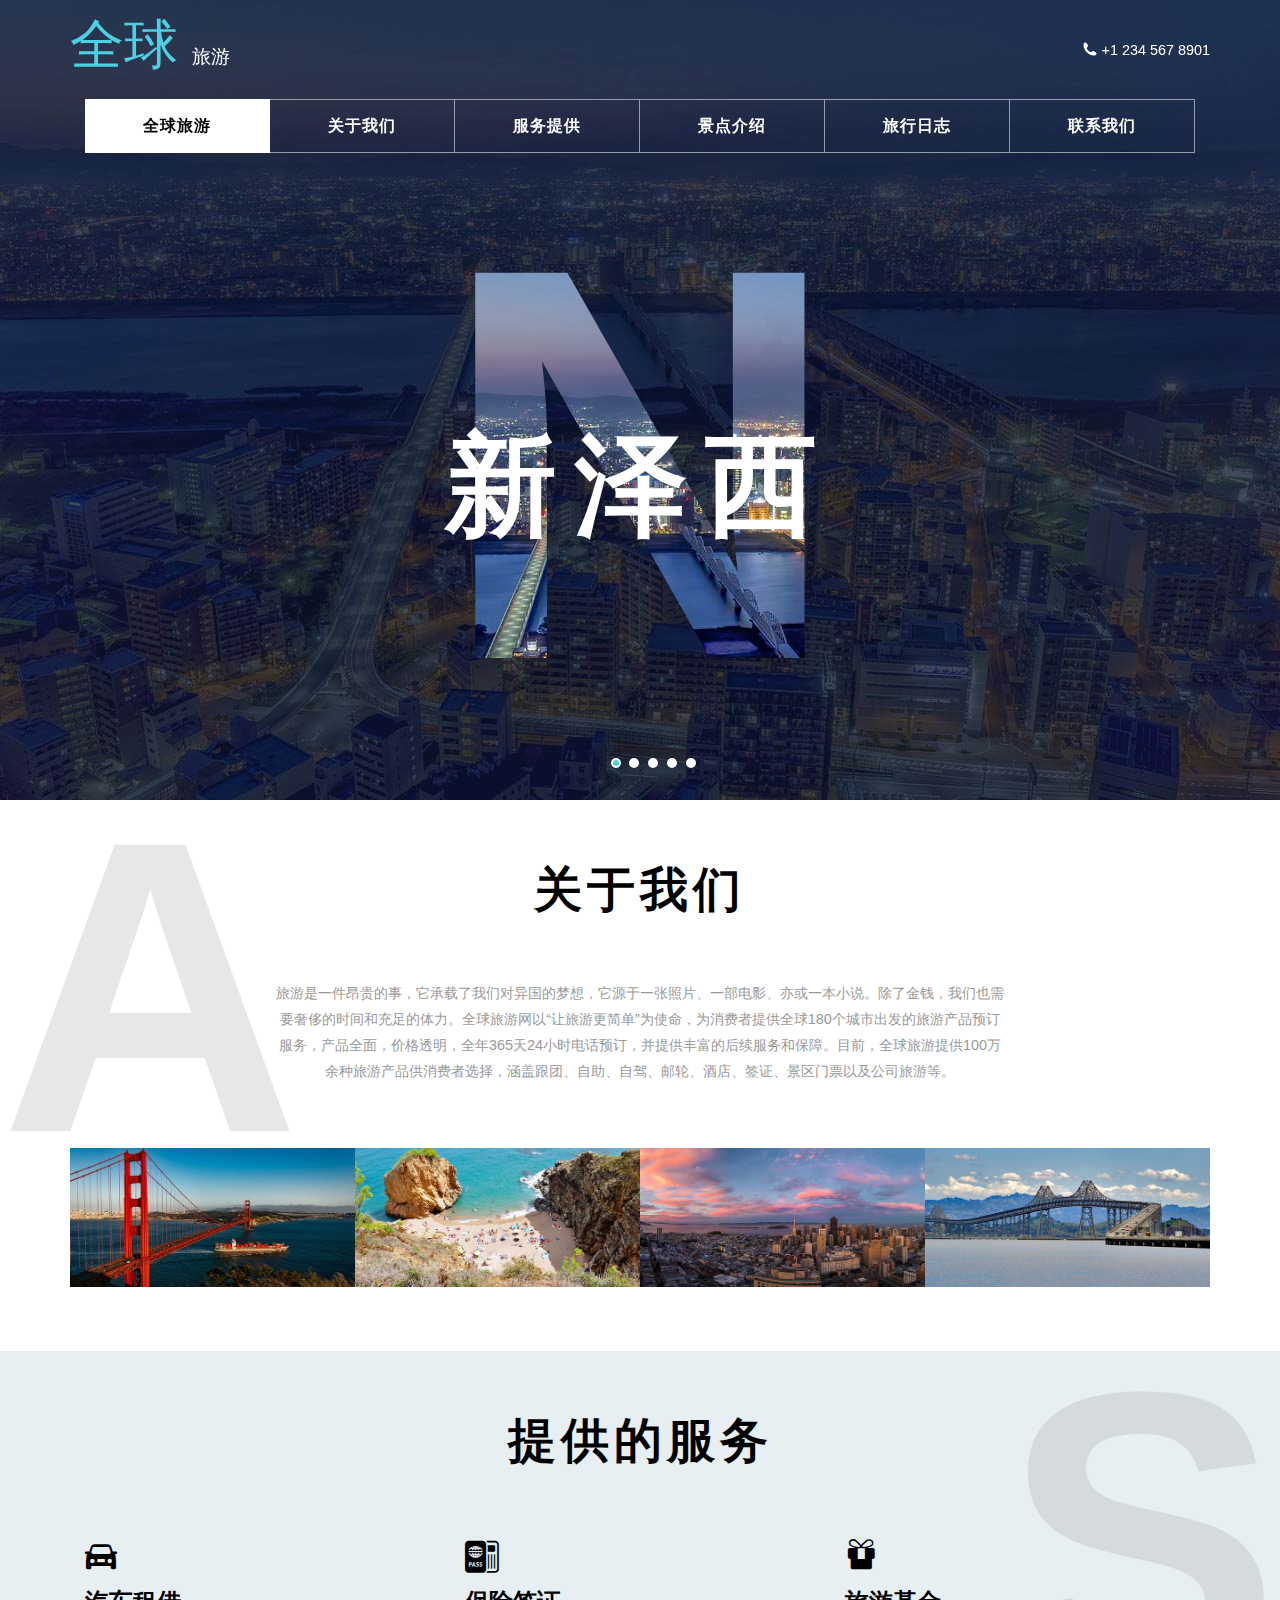
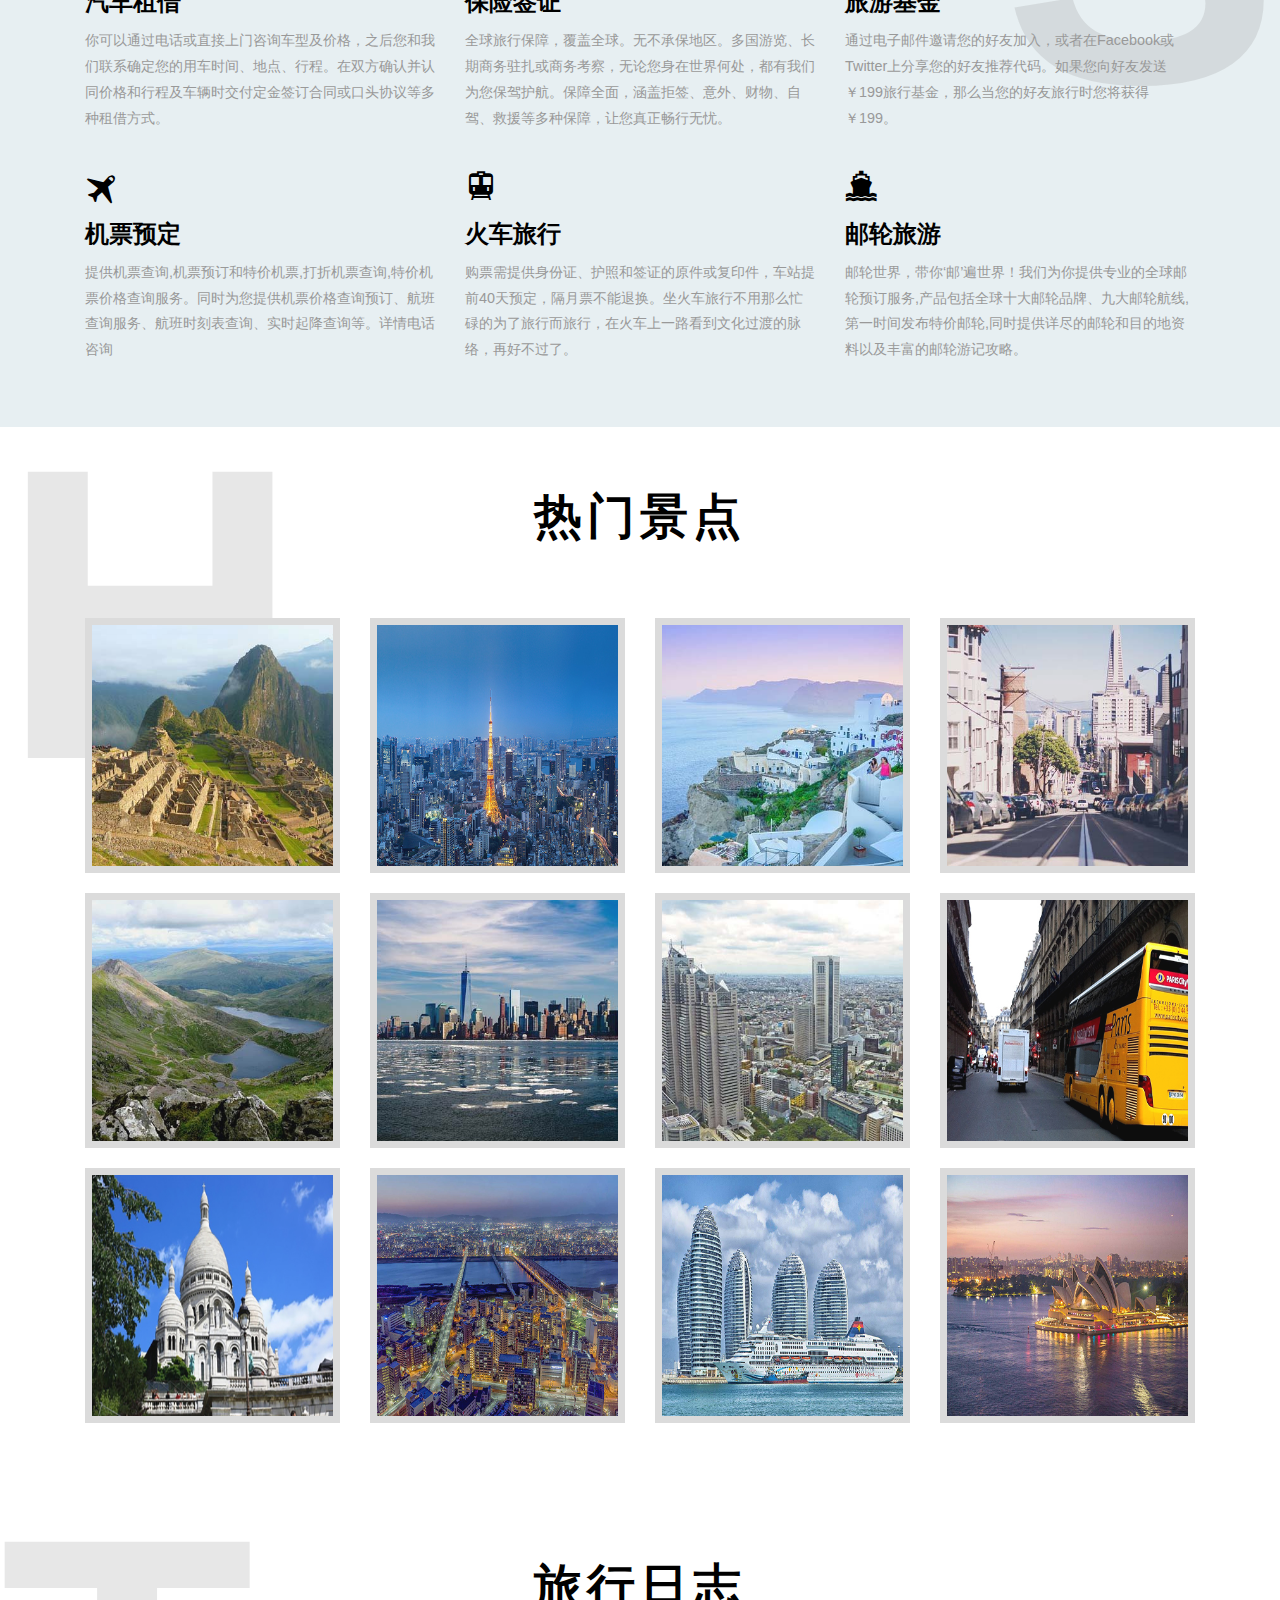
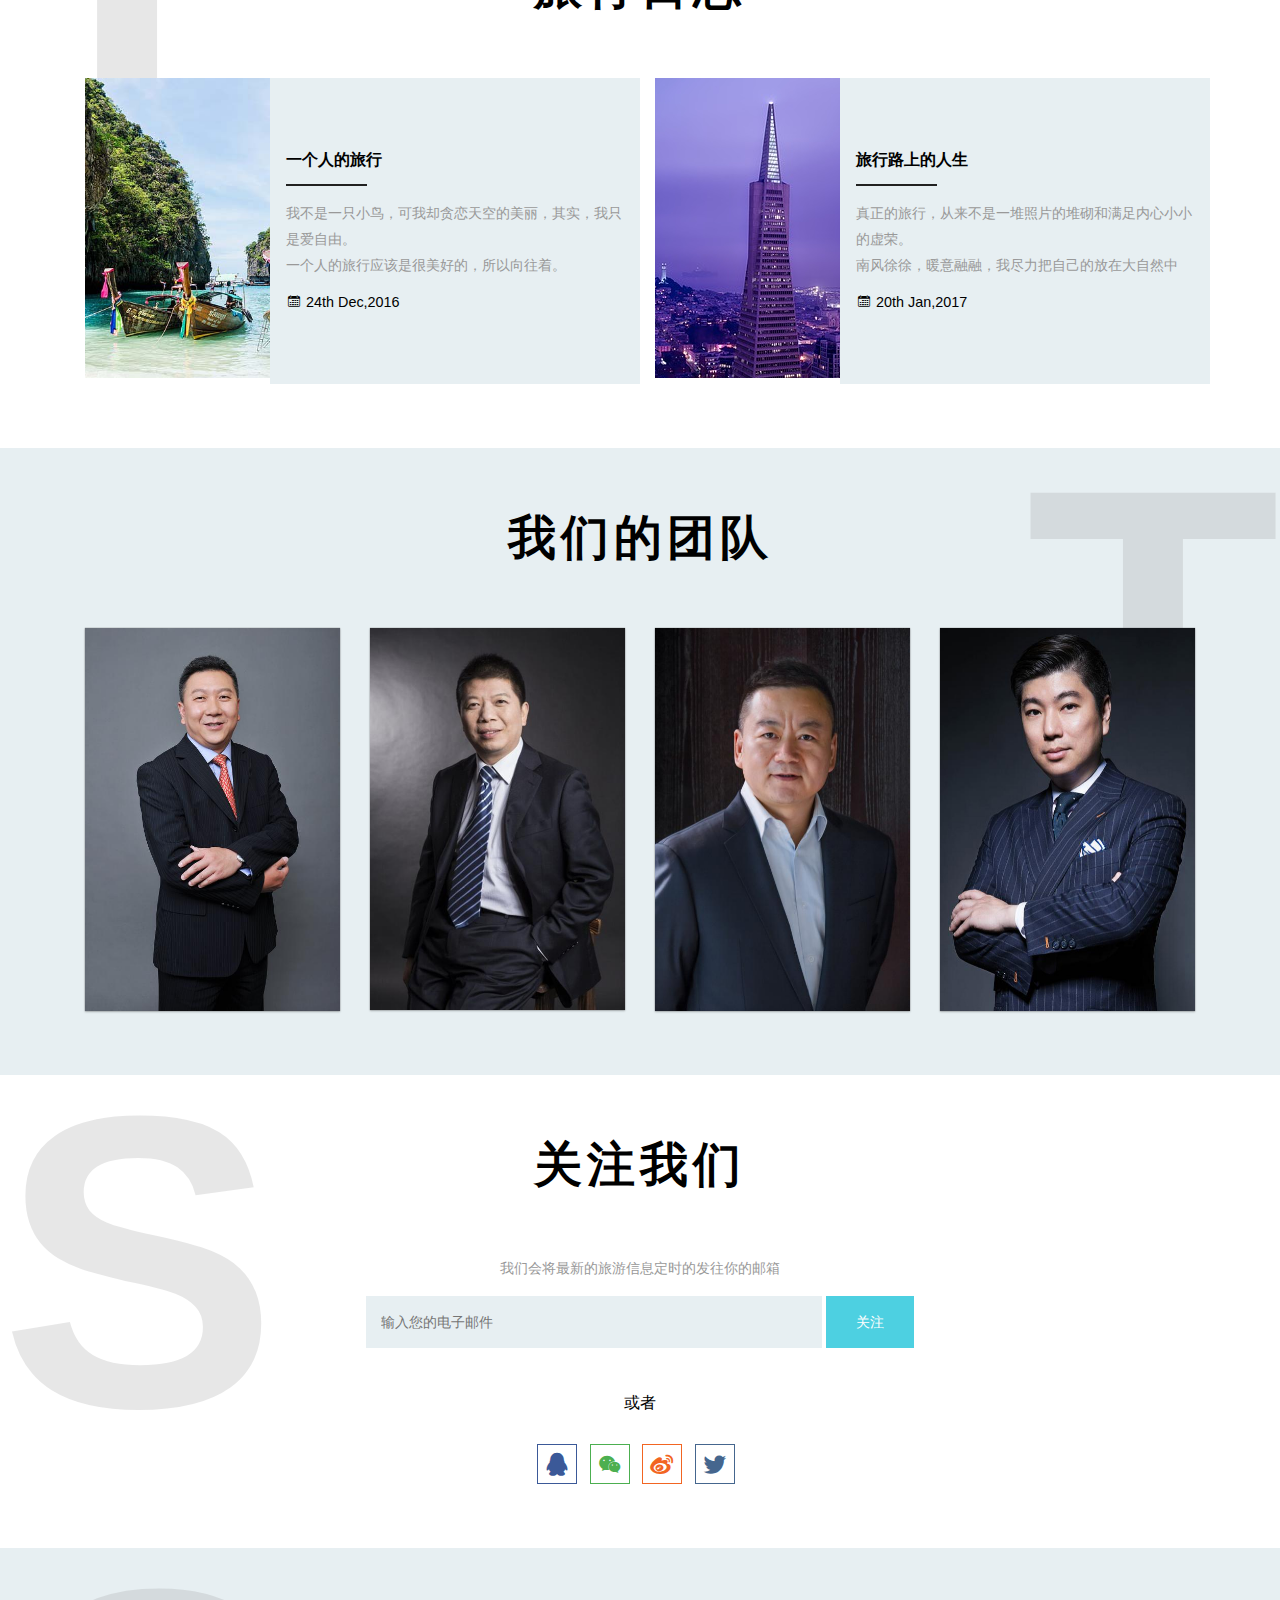
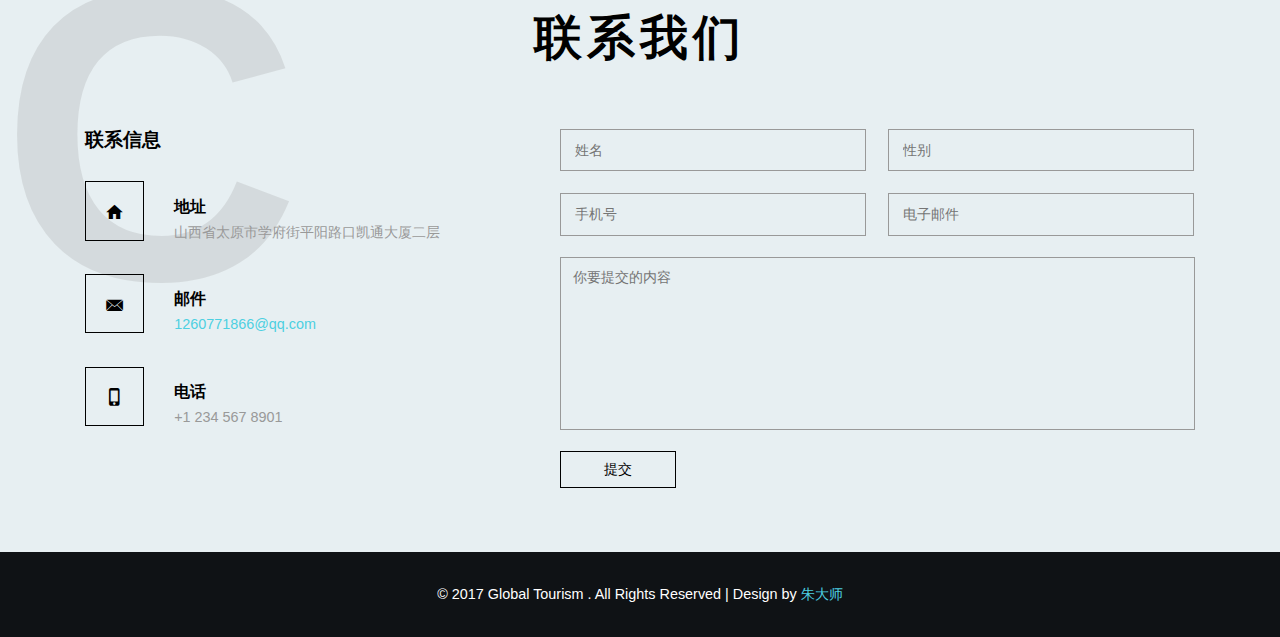
<file: travel/index.html>
<!DOCTYPE html>
<html lang="en">
<head>
<title>全球旅游</title>
<meta name="viewport" content="width=device-width, initial-scale=1">
<meta charset="utf-8">
<meta name="keywords" content="Global Tours Responsive web template, Bootstrap Web Templates, Flat Web Templates, Android Compatible web template, 
Smartphone Compatible web template, free webdesigns for Nokia, Samsung, LG, SonyEricsson, Motorola web design" />
<script type="application/x-javascript"> addEventListener("load", function() { setTimeout(hideURLbar, 0); }, false); function hideURLbar(){ window.scrollTo(0,1); } </script>
<!-- bootstrap-css -->
<link href="css/bootstrap.css" rel="stylesheet" type="text/css" media="all" />
<!-- css -->
<link rel="stylesheet" href="css/style.css" type="text/css" media="all" />
<!-- iconfont -->
<link rel="stylesheet" href="iconfont/iconfont.css">
<!-- gallery -->
<link rel="stylesheet" href="css/lightbox.css">
<script src="js/jquery-3.2.1.min.js"></script>
<script src="js/bootstrap.js"></script>
<script type="text/javascript">
	jQuery(document).ready(function($) {
		$(".scroll").click(function(event){		
			event.preventDefault();
			$('html,body').animate({scrollTop:$(this.hash).offset().top},1000);
		});
	});
</script> 
</head>
<body>
	<div class="banner-top">
		<div class="slider">
			<div class="callbacks_container">
				<ul class="rslides callbacks callbacks1" id="slider4">
					<li>
						<div class="w3layouts-banner-top">
							<div class="container">
								<div class="agileits-banner-info">
									<h3>N</h3>
									<h4>新泽西</h4>
								</div>	
							</div>
						</div>
					</li>
					<li>
						<div class="w3layouts-banner-top w3layouts-banner-top1">
							<div class="container">
								<div class="agileits-banner-info1">
									<h3>D</h3>
									<h4>迪拜</h4>
								</div>
							</div>
						</div>
					</li>
					<li>
						<div class="w3layouts-banner-top w3layouts-banner-top2">
							<div class="container">
								<div class="agileits-banner-info2">
									<h3>S</h3>
									<h4>新加坡</h4>
								</div>
							</div>
						</div>
					</li>
					<li>
						<div class="w3layouts-banner-top w3layouts-banner-top3">
							<div class="container">
								<div class="agileits-banner-info3">
									<h3>A</h3>
									<h4>澳大利亚</h4>
								</div>
							</div>
						</div>
					</li>
					<li>
						<div class="w3layouts-banner-top w3layouts-banner-top4">
							<div class="container">
								<div class="agileits-banner-info4">
									<h3>B</h3>
									<h4>百慕大群岛</h4>
								</div>
							</div>
						</div>
					</li>
				</ul>
			</div>
			<div class="clearfix"> </div>
			<script src="js/responsiveslides.min.js"></script>
			<script>
				$(function(){
					$("#slider4").responsiveSlides({
						auto: true,
						pager:true,
						nav:false,
						speed: 500,
						namespace: "callbacks",
						before: function () {
							$('.events').append("<li>before event fired.</li>");
						},
						after: function () {
							$('.events').append("<li>after event fired.</li>");
						}
					});
					
				});
			</script>
		</div>
	</div>
	<!-- banner 开始 -->
	<div class="banner">
		<div class="header">
			<div class="container">
				<div class="header-left">
					<div class="w3layouts-logo">
						<h1>
							<a href="index.html">全球 <span>旅游</span></a>
						</h1>
					</div>
				</div>
				<div class="header-right">
					<p><i class="iconfont icon-iconfontdianhua" aria-hidden="true"></i> +1 234 567 8901</p>
				</div>
				<div class="clearfix"> </div>
			</div>
		</div>
		<div class="header-bottom">
			<div class="container">
				<div class="top-nav">
						<nav class="navbar navbar-default">
								<div class="navbar-header">
									<button type="button" class="navbar-toggle collapsed" data-toggle="collapse" data-target="#bs-example-navbar-collapse-1">
										<span class="sr-only">Toggle navigation</span>
										<span class="icon-bar"></span>
										<span class="icon-bar"></span>
										<span class="icon-bar"></span>
									</button>
								</div>
							<!-- Collect the nav links, forms, and other content for toggling -->
							<div class="collapse navbar-collapse" id="bs-example-navbar-collapse-1">
								<ul class="nav navbar-nav">
									<li><a class="active list-border scroll" href="index.html">全球旅游</a></li>
									<li><a href="#about" class="scroll">关于我们</a></li>
									<li><a href="#services" class="scroll">服务提供</a></li>
									<li><a href="#gallery" class="scroll">景点介绍</a></li>
									<li><a href="#news" class="scroll">旅行日志</a></li>
									<li><a class="list-border1 scroll" href="#contact" class="scroll">联系我们</a></li>
								</ul>	
								<div class="clearfix"> </div>
							</div>	
						</nav>		
				</div>
			</div>
		</div>
	</div>
	<!-- //banner 结束 -->
	<!-- about 开始-->
	<div class="about" id="about">
		<div class="w3-about-top">
			<h3>A</h3>
		</div>
		<div class="w3l-about">
			<div class="container">
				<div class="w3ls-heading">
					<h2>关于我们</h2>
				</div>
				<div class="w3ls-about-info">
					<p>旅游是一件昂贵的事，它承载了我们对异国的梦想，它源于一张照片、一部电影、亦或一本小说。除了金钱，我们也需要奢侈的时间和充足的体力。全球旅游网以“让旅游更简单”为使命，为消费者提供全球180个城市出发的旅游产品预订服务，产品全面，价格透明，全年365天24小时电话预订，并提供丰富的后续服务和保障。目前，全球旅游提供100万余种旅游产品供消费者选择，涵盖跟团、自助、自驾、邮轮、酒店、签证、景区门票以及公司旅游等。</p>
					<div class="w3ls-about-grids">
						<div class="col-md-3 w3ls-about-grid">
							<img src="images/a1.jpg" alt="" />
						</div>
						<div class="col-md-3 w3ls-about-grid">
							<img src="images/a2.jpg" alt="" />
						</div>
						<div class="col-md-3 w3ls-about-grid">
							<img src="images/a3.jpg" alt="" />
						</div>
						<div class="col-md-3 w3ls-about-grid">
							<img src="images/a4.jpg" alt="" />
						</div>
						<div class="clearfix"> </div>
					</div>
				</div>
			</div>
		</div>
	</div>
	<!-- //about -->
	<!-- services -->
	<div class="services" id="services">
		<div class="w3-services-top">
			<h3>S</h3>
		</div>
		<div class="w3l-about w3l-services">
			<div class="container">
				<div class="w3ls-heading">
					<h3>提供的服务</h3>
				</div>
				<div class="agileits-services-grids">
					<div class="col-md-4 agileits-services-grid">
						<i class="iconfont icon-qiche" aria-hidden="true"></i>
						<h4>汽车租借</h4>
						<p>你可以通过电话或直接上门咨询车型及价格，之后您和我们联系确定您的用车时间、地点、行程。在双方确认并认同价格和行程及车辆时交付定金签订合同或口头协议等多种租借方式。</p>
					</div>
					<div class="col-md-4 agileits-services-grid">
						<i class="iconfont icon-qz" aria-hidden="true"></i>
						<h4>保险签证</h4>
						<p>全球旅行保障，覆盖全球。无不承保地区。多国游览、长期商务驻扎或商务考察，无论您身在世界何处，都有我们为您保驾护航。保障全面，涵盖拒签、意外、财物、自驾、救援等多种保障，让您真正畅行无忧。</p>
					</div>
					<div class="col-md-4 agileits-services-grid">
						<i class="iconfont icon-lvyoujiangli" aria-hidden="true"></i>
						<h4>旅游基金</h4>
						<p>通过电子邮件邀请您的好友加入，或者在Facebook或Twitter上分享您的好友推荐代码。如果您向好友发送￥199旅行基金，那么当您的好友旅行时您将获得￥199。</p>
					</div>
					<div class="col-md-4 agileits-services-grid">
						<i class="iconfont icon-jipiao" aria-hidden="true"></i>
						<h4>机票预定</h4>
						<p>提供机票查询,机票预订和特价机票,打折机票查询,特价机票价格查询服务。同时为您提供机票价格查询预订、航班查询服务、航班时刻表查询、实时起降查询等。详情电话咨询</p>
					</div>
					<div class="col-md-4 agileits-services-grid">
						<i class="iconfont icon-huoche" aria-hidden="true"></i>
						<h4>火车旅行</h4>
						<p>购票需提供身份证、护照和签证的原件或复印件，车站提前40天预定，隔月票不能退换。坐火车旅行不用那么忙碌的为了旅行而旅行，在火车上一路看到文化过渡的脉络，再好不过了。</p>
					</div>
					<div class="col-md-4 agileits-services-grid">
						<i class="iconfont icon-youlun" aria-hidden="true"></i>
						<h4>邮轮旅游</h4>
						<p>邮轮世界，带你‘邮’遍世界！我们为你提供专业的全球邮轮预订服务,产品包括全球十大邮轮品牌、九大邮轮航线,第一时间发布特价邮轮,同时提供详尽的邮轮和目的地资料以及丰富的邮轮游记攻略。</p>
					</div>
					<div class="clearfix"> </div>
				</div>
			</div>
		</div>
	</div>
	<!-- //services -->
	<!-- gallery -->
	<div class="gallery" id="gallery">
		<div class="w3-gallery-top">
			<h3>H</h3>
		</div>
		<div class="w3l-about w3l-gallery">
			<div class="container">
				<div class="w3ls-heading">
					<h3>热门景点</h3>
				</div>
				<div class="gallery-grids">
						<div class="col-md-3 gallery-grid">
							<div class="grid">
								<figure class="effect-apollo">
									<a class="example-image-link" href="images/g1.jpg" data-lightbox="example-set" data-title="马丘比丘（Machu Picchu ），又译麻丘比丘，位于现今的秘鲁（Peru）境内库斯科（Cuzco）西北75公里，整个遗址高耸在海拔约2350米的山脊上，俯瞰着乌鲁班巴河谷，为热带丛林所包围，是秘鲁著名的前哥伦布时期印加帝国建于约公元1500年的遗迹，也是世界新七大奇迹之一。由于独特的位置、地理特点和发现时间较晚，马丘比丘成了印加帝国最为人所熟悉的标志。在1983年，马丘比丘被联合国教科文组织定为世界遗产，是世界上为数不多的文化与自然双重遗产之一。">
										<img src="images/g1.jpg" alt="" />
										<figcaption>
										</figcaption>	
									</a>
								</figure>
							</div>
						</div>
						<div class="col-md-3 gallery-grid">
							<div class="grid">
								<figure class="effect-apollo">
									<a class="example-image-link" href="images/g2.jpg" data-lightbox="example-set" data-title="巴黎（Paris），法兰西共和国首都，法国最大城市，欧洲第二大城市。巴黎建都已有1400多年的历史，它不仅是法国，也是西欧的一个政治、经济和文化中心，，巴黎香水有“梦幻工业”之称。巴黎是历史之城、美食之都和创作重镇。巴黎是著名的世界艺术之都，印象派美术发源地，芭蕾舞的诞生地，欧洲启蒙思想运动中心，电影的故乡，现代奥林匹克运动会创始地。巴黎又是世界公认的文化之都，大量的科学机构、研究院、图书馆、博物馆、电影院、剧院、音乐厅分布于全市的各个角落。">
										<img src="images/g2.jpg" alt="" />
										<figcaption>
										</figcaption>	
									</a>
								</figure>
							</div>
						</div>
						<div class="col-md-3 gallery-grid">
							<div class="grid">
								<figure class="effect-apollo">
									<a class="example-image-link" href="images/g3.jpg" data-lightbox="example-set" data-title="爱琴海(Αιγαίο Πέλαγος)，世界著名旅游胜地，位于希腊半岛和小亚细亚半岛之间，南抵克里特岛，属地中海的一部分。爱琴海是黑海沿岸国家通往地中海以及大西洋、印度洋的必经水域，在航运和战略上具有重要地位。海域南北长610公里，东西宽300公里，海岸线非常曲折，港湾众多，岛屿星罗棋布，它不仅是西方欧洲文明的摇篮，对世界各国旅客来说，更是浪漫情调旅程的象征。">
										<img src="images/g3.jpg" alt="" />
										<figcaption>
										</figcaption>		
									</a>
								</figure>
							</div>
						</div>
						<div class="col-md-3 gallery-grid">
							<div class="grid">
								<figure class="effect-apollo">
									<a class="example-image-link" href="images/g4.jpg" data-lightbox="example-set" data-title="布鲁塞尔（Brussels）是比利时的首都和最大的城市，也是欧洲联盟的主要行政机构所在地，北大西洋公约组织总部驻地，有欧洲的首都之称。布鲁塞尔位于塞纳河畔，布鲁塞尔的建筑物，从带有浓郁中世纪风格的大广场到充满后现代艺术意味的欧盟建筑群，包含了多种元素和文化符号。布鲁塞尔拥有全欧洲最精美的建筑和博物馆，摩天大楼和中世纪古建筑相得益彰。整座城市以皇宫为中，沿“小环”而建，游览以步行为佳。">
										<img src="images/g4.jpg" alt="" />
										<figcaption>
										</figcaption>	
									</a>
								</figure>
							</div>
						</div>
						<div class="col-md-3 gallery-grid">
							<div class="grid">
								<figure class="effect-apollo">
									<a class="example-image-link" href="images/g5.jpg" data-lightbox="example-set" data-title="新西兰（New Zealand），又译纽西兰，新西兰也是大洋洲最美丽的国家之一，总计约有30%的国土为保护区。拥有3项世界遗产、14个国家公园、3座海洋公园、数百座自然保护区和生态区。新西兰最美丽的地方是岛屿湾，那里主要城市有：派西亚，拉塞尔和怀唐伊。拉塞尔曾经是新西兰的第一个首都，派西亚属于岛屿湾中间位置，有更多的酒店。">
										<img src="images/g5.jpg" alt="" />
										<figcaption>
										</figcaption>	
									</a>
								</figure>
							</div>
						</div>
						<div class="col-md-3 gallery-grid">
							<div class="grid">
								<figure class="effect-apollo">
									<a class="example-image-link" href="images/g6.jpg" data-lightbox="example-set" data-title="纽约市（City of New York），美国第一大城市及第一大港，是众多世界级画廊和演艺比赛场地的所在地，使其成为西半纽约纽约球的文化及娱乐中心之一。由于纽约24小时运营地铁和从不间断的人群，纽约又被称为“不夜城”，纽约是世界上无与伦比的娱乐城市。芭蕾、古典音乐、歌剧、大型音乐会、爵士音乐、摇摆舞；戏剧、电影、卡巴莱歌剧表演、迪斯科、钢琴演奏表演应有尽有，生动活泼，扣人心弦。纽约作为世界上摩天大楼最多的城市，以建筑本身作为景点的当然就不在少数。想要一睹现代文明的壮观景象，绝对不能错过帝国大厦、克莱斯勒大厦和克菲勒中心。">
										<img src="images/g6.jpg" alt="" />
										<figcaption>
										</figcaption>		
									</a>
								</figure>
							</div>
						</div>
						<div class="col-md-3 gallery-grid">
							<div class="grid">
								<figure class="effect-apollo">
									<a class="example-image-link" href="images/g7.jpg" data-lightbox="example-set" data-title="东京（Tokyo），日本国行政区，位于日本本州岛关东平原南端。东京的著名观光景点有东京铁塔、皇居、东京国会议事堂、浅草寺、浜离宫、上野公园与动物园、葛西临海公园、台场与彩虹大桥、东京迪士尼乐园、代代木公园、日比谷公园、新宿御苑、幕张奥特莱斯（outlets）、奥多摩湖、Hello kitty 乐园、明治神宫、忍野八海、池袋、上野公园、东映动漫Gallery、涩谷、升仙峡、丰田汽车会馆、筑地市场、千鸟之渊、秋叶原、二重桥、隅田公园、滨离宫庭园 Tsukiji鱼市等。">
										<img src="images/g7.jpg" alt="" />
										<figcaption>
										</figcaption>	
									</a>
								</figure>
							</div>
						</div>
						<div class="col-md-3 gallery-grid">
							<div class="grid">
								<figure class="effect-apollo">
									<a class="example-image-link" href="images/g8.jpg" data-lightbox="example-set" data-title="巴黎（Paris），法兰西共和国首都，法国最大城市，欧洲第二大城市。巴黎建都已有1400多年的历史，它不仅是法国，也是西欧的一个政治、经济和文化中心，，巴黎香水有“梦幻工业”之称。巴黎是历史之城、美食之都和创作重镇。巴黎是著名的世界艺术之都，印象派美术发源地，芭蕾舞的诞生地，欧洲启蒙思想运动中心，电影的故乡，现代奥林匹克运动会创始地。巴黎又是世界公认的文化之都，大量的科学机构、研究院、图书馆、博物馆、电影院、剧院、音乐厅分布于全市的各个角落。">
										<img src="images/g8.jpg" alt="" />
										<figcaption>
										</figcaption>	
									</a>
								</figure>
							</div>
						</div>
						<div class="col-md-3 gallery-grid">
							<div class="grid">
								<figure class="effect-apollo">
									<a class="example-image-link" href="images/g9.jpg" data-lightbox="example-set" data-title="圣心教堂（Basilique du Sacré Coeur）位于巴黎的蒙马特高地。教堂建筑风格独特，既似罗马式，又似拜占廷式。它始建于1876年，于1919年落成，是由全法国的忠实信徒捐款兴建的。教堂里面有许多浮雕、壁画和马赛克镶嵌画。这里颇具吸引力的地方是蒙马特广场，它是巴黎最有艺术特色的地方。不知从何时开始，这里成了露天大画室，很多年轻画家在此写生。教堂后部有一座高84米的方型钟楼，里面有一只世界最大的萨瓦钟，重19吨，是世界上最大的钟之一。">
										<img src="images/g9.jpg" alt="" />
										<figcaption>
										</figcaption>		
									</a>
								</figure>
							</div>
						</div>
						<div class="col-md-3 gallery-grid">
							<div class="grid">
								<figure class="effect-apollo">
									<a class="example-image-link" href="images/g10.jpg" data-lightbox="example-set" data-title="新泽西州是美国第四小以及人口密度最高的州。其州昵称为“花园州”。美东华人亦称之为新州。新泽西州北接纽约州，东面大西洋，南向特拉华州，西临宾夕法尼亚州。新泽西部分地区是被划分在几个主要都会区，其中属纽约都会区的面积最大，其他还有费城以及特拉华峡谷地区。">
										<img src="images/g10.jpg" alt="" />
										<figcaption>
										</figcaption>		
									</a>
								</figure>
							</div>
						</div>
						<div class="col-md-3 gallery-grid">
							<div class="grid">
								<figure class="effect-apollo">
									<a class="example-image-link" href="images/g11.jpg" data-lightbox="example-set" data-title="迪拜（Dubai），现代化的国际大都市，阿联酋人口最多的城市，中东第二富裕的城市，中东地区的经济和金融中心，被称为中东北非地区的“贸易之都”。迪拜是全球性国际金融中心之一，成为了东、西方各资本市场之间的桥梁，同时也成为了重要的物流、贸易、交通运输、旅游和购物中心。拥有世界上第一家七星级酒店（帆船酒店）、世界最高的摩天大楼（哈利法塔）、全球最大的购物中心、世界最大的室内滑雪场等，以活跃的房地产、赛事、会谈等近乎世界纪录的特色吸引了全世界的目光。">
										<img src="images/g11.jpg" alt="" />
										<figcaption>
										</figcaption>		
									</a>
								</figure>
							</div>
						</div>
						<div class="col-md-3 gallery-grid">
							<div class="grid">
								<figure class="effect-apollo">
									<a class="example-image-link" href="images/g12.jpg" data-lightbox="example-set" data-title="悉尼（Sydney），澳大利亚第一大城市及澳大利亚新南威尔士州首府，位于澳大利亚的东南沿岸，是澳大利亚的经济、文化、政治与旅游中心，世界著名的国际大都市。悉尼是澳大利亚最大的城市，也是南半球社会最富裕，经济最发达的城市。悉尼拥有傲视全球的风景线，被誉为“全球最美丽的城市”之一，由于这里拥有宜人的气候、洁净的环境、香甜的空气、高品质的生活，悉尼多次被联合国评为是全球最适宜人类居住的城市之一，悉尼以情人港、海滩、歌剧院和港湾大桥等标志性建筑而闻名遐迩。">
										<img src="images/g12.jpg" alt="" />
										<figcaption>
										</figcaption>		
									</a>
								</figure>
							</div>
						</div>
						<div class="clearfix"> </div>
						<script src="js/lightbox-plus-jquery.min.js"> </script>
				</div>
			</div>
		</div>
	</div>
	<!-- //gallery -->
	<!-- news -->
	<div class="news" id="news">
		<div class="w3-news-top">
			<h3>T</h3>
		</div>
		<div class="w3l-about w3l-news">
			<div class="container">
				<div class="w3ls-heading">
					<h3>旅行日志</h3>
				</div>
				<div class="wthree-news-grids">
					<div class="col-md-6 agile-news-right-info">
						<div class="col-sm-4 agile-news-img">
							
						</div>
						<div class="col-sm-8 agile-news-img-info">
							<h5><a href="#" data-toggle="modal" data-target="#myModal">一个人的旅行</a></h5>
							<div class="agileits-w3layouts-border"> </div>
							<p>我不是一只小鸟，可我却贪恋天空的美丽，其实，我只是爱自由。<br>一个人的旅行应该是很美好的，所以向往着。</p>
							<h6><i class="iconfont icon-rili" aria-hidden="true"></i> 24th Dec,2016</h6>
						</div>
						<div class="clearfix"> </div>
					</div>
					<div class="col-md-6 agile-news-right-info">
						<div class="col-sm-4 agile-news-img agile-news-img1">
								
						</div>
						<div class="col-sm-8 agile-news-img-info">
							<h5><a href="#" data-toggle="modal" data-target="#myModal">旅行路上的人生</a></h5>
							<div class="agileits-w3layouts-border"> </div>
							<p>真正的旅行，从来不是一堆照片的堆砌和满足内心小小的虚荣。<br>南风徐徐，暖意融融，我尽力把自己的放在大自然中</p>
							<h6><i class="iconfont icon-rili" aria-hidden="true"></i> 20th Jan,2017</h6>
						</div>
						<div class="clearfix"> </div>
					</div>
					<div class="clearfix"> </div>
				</div>
			</div>
		</div>
	</div>
	<!-- //news -->
	<!-- modal -->
	<div class="modal about-modal fade" id="myModal" tabindex="-1" role="dialog">
		<div class="modal-dialog" role="document">
			<div class="modal-content">
				<div class="modal-header"> 
					<button type="button" class="close" data-dismiss="modal" aria-label="Close"><span aria-hidden="true">&times;</span></button>						
						<h4 class="modal-title">一个人 <span>旅行</span></h4>
						<h5>24th Dec,2016</h5>
					</div> 
					<div class="modal-body">
					<div class="agileits-w3layouts-info">
						<img src="images/1a.jpg" alt="" />
						<p>人生中总有太多的无奈，太多的落寞，失去和拥有总在交替中扰乱我们原本平静的心，有时真想，一个人的旅行应该是很美好的，所以向往着。也许一个人的日子的苦闷，只有自己知道，也许，思念一个人的日子的苦涩，只有相思的人知道。南风徐徐，暖意融融，我尽力的把自己的人放在大自然中，包括心，不再让思绪停留在那个死角里。我的无助，我的彷徨，你可曾看到？你可曾知道，我在这样的圈子里徘徊、等待、忧伤、无奈。好想放下这里所有的一切，一个人旅行。</p>
					</div>
				</div>
			</div>
		</div>
	</div>
	<!-- //modal -->
	<!-- team -->
	<div class="team">
		<div class="w3-team-top">
			<h3>T</h3>
		</div>
		<div class="w3l-about w3l-team">
			<div class="container">
				<div class="w3ls-heading">
					<h3>我们的团队</h3>
				</div>
				<div class="agile-team-grids">
					<div class="col-sm-3 team-grid">
						<div class="flip-container">
							<div class="flipper">
								<div class="front">
									<img src="images/t1.jpg" alt="" />
								</div>
								<div class="back">
									<h4>总经理</h4>
									<p>吴坚</p>
									<div class="w3l-social">
										<ul>
											<li><a href="#"><div class="iconfont icon-qq bian"></div></a></li>
											<li><a href="#"><div class="iconfont icon-weixin"></div></a></li>
											<li><a href="#"><div class="iconfont icon-weibo"></div></a></li>
										</ul>
									</div>
								</div>
							</div>
						</div>
					</div>
					<div class="col-sm-3 team-grid">
						<div class="flip-container">
							<div class="flipper">
								<div class="front">
									<img src="images/t2.jpg" alt="" />
								</div>
								<div class="back">
									<h4>总经理</h4>
									<p>熊小鹏</p>
									<div class="w3l-social">
										<ul>
											<li><a href="#"><div class="iconfont icon-qq bian"></div></a></li>
											<li><a href="#"><div class="iconfont icon-weixin"></div></a></li>
											<li><a href="#"><div class="iconfont icon-weibo"></div></a></li>
										</ul>
									</div>
								</div>
							</div>
						</div>
					</div>
					<div class="col-sm-3 team-grid">
						<div class="flip-container">
							<div class="flipper">
								<div class="front">
									<img src="images/t3.jpg" alt="" />
								</div>
								<div class="back">
									<h4>总经理</h4>
									<p>郭凌云</p>
									<div class="w3l-social">
										<ul>
											<li><a href="#"><div class="iconfont icon-qq bian"></div></a></li>
											<li><a href="#"><div class="iconfont icon-weixin"></div></a></li>
											<li><a href="#"><div class="iconfont icon-weibo"></div></a></li>
										</ul>
									</div>
								</div>
							</div>
						</div>
					</div>
					<div class="col-sm-3 team-grid">
						<div class="flip-container">
							<div class="flipper">
								<div class="front">
									<img src="images/t4.jpg" alt="" />
								</div>
								<div class="back">
									<h4>总经理</h4>
									<p>胡润</p>
									<div class="w3l-social">
										<ul>
											<li><a href="#"><div class="iconfont icon-qq bian"></div></a></li>
											<li><a href="#"><div class="iconfont icon-weixin"></div></a></li>
											<li><a href="#"><div class="iconfont icon-weibo"></div></a></li>
										</ul>
									</div>
								</div>
							</div>
						</div>
					</div>
					<div class="clearfix"> </div>
				</div>

			</div>
		</div>
	</div>
	<!-- //team -->
	<!-- subscribe -->
	<div class="subscribe">
		<div class="w3-subscribe-top">
			<h3>S</h3>
		</div>
		<div class="w3l-about w3l-team">
			<div class="container">
				<div class="w3ls-heading">
					<h3>关注我们</h3>
				</div>
				<div class="w3-agile-subscribe">
					<p>我们会将最新的旅游信息定时的发往你的邮箱</p>
					<form action="#" method="post">
						<input type="email" id="mc4wp_email" name="EMAIL" placeholder="输入您的电子邮件" required="">
						<input type="submit" value="关注">
					</form>
					<h5>或者</h5>
					<div class="agileinfo-social-grids">
						<ul>
							<li><a href="#"><div class="iconfont icon-qq"></div></a></li>
							<li><a href="#"><div class="iconfont icon-weixin"></div></a></li>
							<li><a href="#"><div class="iconfont icon-weibo"></div></a></li>
							<li><a href="#"><div class="iconfont icon-twitter"></div></a></li>
						</ul>
					</div>
				</div>
			</div>
		</div>
	</div>
	<!-- //subscribe -->
	<!-- contact -->
	<div class="contact" id="contact">
		<div class="w3-contact-top">
			<h3>C</h3>
		</div>
		<div class="w3l-about w3l-team">
			<div class="container">
				<div class="w3ls-heading">
					<h3>联系我们</h3>
				</div>
				<div class="agile-contact-grids">
					<div class="col-md-5 address">
						<h4>联系信息</h4>
						<div class="address-row">
							<div class="col-md-2 w3-agile-address-left">
								<span class="iconfont icon-fangzi" aria-hidden="true"></span>
							</div>
							<div class="col-md-10 w3-agile-address-right">
								<h5>地址</h5>
								<p>山西省太原市学府街平阳路口凯通大厦二层</p>
							</div>
							<div class="clearfix"> </div>
						</div>
						<div class="address-row">
							<div class="col-md-2 w3-agile-address-left">
								<span class="iconfont icon-youxiang" aria-hidden="true"></span>
							</div>
							<div class="col-md-10 w3-agile-address-right">
								<h5>邮件</h5>
								<p><a href=""> 1260771866@qq.com</a></p>
							</div>
							<div class="clearfix"> </div>
						</div>
						<div class="address-row">
							<div class="col-md-2 w3-agile-address-left">
								<span class="iconfont icon-shouji" aria-hidden="true"></span>
							</div>
							<div class="col-md-10 w3-agile-address-right">
								<h5>电话</h5>
								<p>+1 234 567 8901</p>
							</div>
							<div class="clearfix"> </div>
						</div>
					</div>
					<div class="col-md-7 contact-form">
						<form action="#" method="post">
							<input type="text" name="First Name" placeholder="姓名" required="">
							<input class="email" name="Last Name" type="text" placeholder="性别" required="">
							<input type="text" name="Number" placeholder="手机号" required="">
							<input class="email" name="Email" type="email" placeholder="电子邮件" required="">
							<textarea name="Message" placeholder="你要提交的内容" required=""></textarea>
							<input type="submit" value="提交">
						</form>
					</div>
					<div class="clearfix"> </div>	
				</div>
			</div>
		</div>
	</div>
	<!-- //contact -->
	<!-- footer -->
	<div class="footer">
		<div class="container">
			<div class="copyright">
				<p>© 2017 Global Tourism . All Rights Reserved | Design by <a href="">朱大师</a> </p>
			</div>
		</div>
	</div>
	<!-- //footer -->
	<script src="js/responsiveslides.min.js"></script>
	<script src="js/SmoothScroll.min.js"></script>
	<script type="text/javascript" src="js/move-top.js"></script>
	<script type="text/javascript" src="js/easing.js"></script>
	<!-- here stars scrolling icon -->
	<script type="text/javascript">
		$(document).ready(function() {
			/*
				var defaults = {
				containerID: 'toTop', // fading element id
				containerHoverID: 'toTopHover', // fading element hover id
				scrollSpeed: 1200,
				easingType: 'linear' 
				};
			*/
								
			$().UItoTop({ easingType: 'easeOutQuart' });
								
			});
	</script>
<!-- //here ends scrolling icon -->
</body>	
</html>
</file>
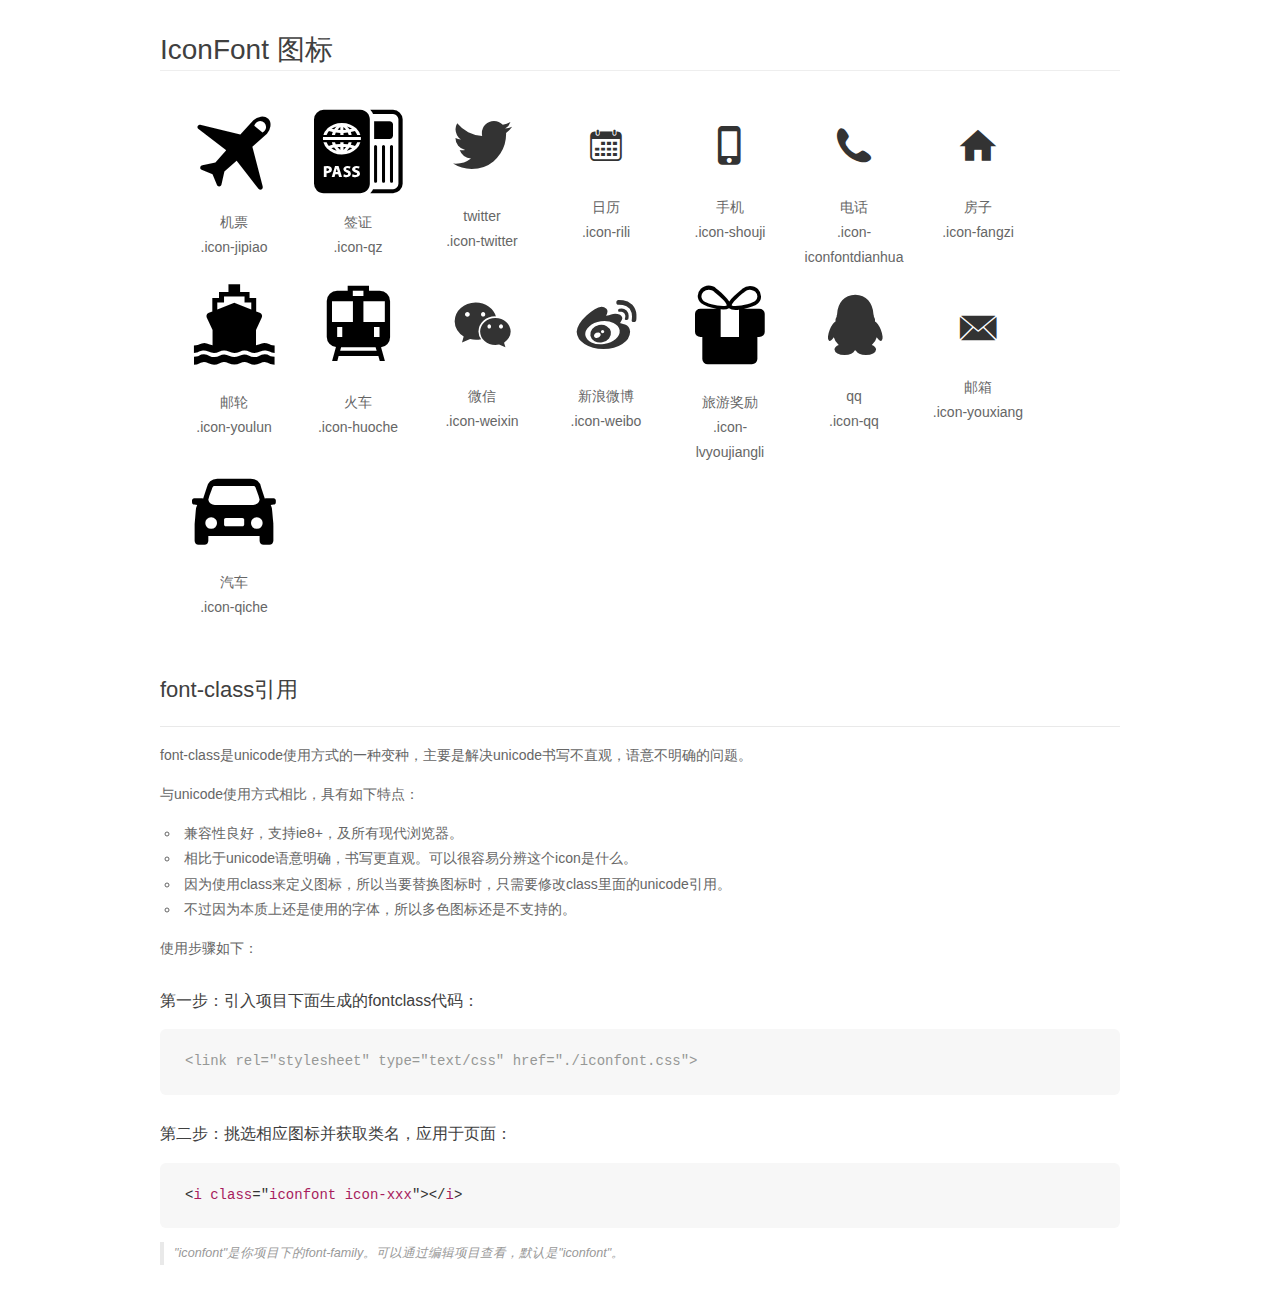
<file: travel/iconfont/demo_fontclass.html>
<!DOCTYPE html>
<html>
<head>
    <meta charset="utf-8"/>
    <title>IconFont</title>
    <link rel="stylesheet" href="demo.css">
    <link rel="stylesheet" href="iconfont.css">
</head>
<body>
    <div class="main markdown">
        <h1>IconFont 图标</h1>
        <ul class="icon_lists clear">
            
                <li>
                <i class="icon iconfont icon-jipiao"></i>
                    <div class="name">机票</div>
                    <div class="fontclass">.icon-jipiao</div>
                </li>
            
                <li>
                <i class="icon iconfont icon-qz"></i>
                    <div class="name">签证</div>
                    <div class="fontclass">.icon-qz</div>
                </li>
            
                <li>
                <i class="icon iconfont icon-twitter"></i>
                    <div class="name">twitter</div>
                    <div class="fontclass">.icon-twitter</div>
                </li>
            
                <li>
                <i class="icon iconfont icon-rili"></i>
                    <div class="name">日历</div>
                    <div class="fontclass">.icon-rili</div>
                </li>
            
                <li>
                <i class="icon iconfont icon-shouji"></i>
                    <div class="name">手机</div>
                    <div class="fontclass">.icon-shouji</div>
                </li>
            
                <li>
                <i class="icon iconfont icon-iconfontdianhua"></i>
                    <div class="name">电话</div>
                    <div class="fontclass">.icon-iconfontdianhua</div>
                </li>
            
                <li>
                <i class="icon iconfont icon-fangzi"></i>
                    <div class="name">房子</div>
                    <div class="fontclass">.icon-fangzi</div>
                </li>
            
                <li>
                <i class="icon iconfont icon-youlun"></i>
                    <div class="name">邮轮</div>
                    <div class="fontclass">.icon-youlun</div>
                </li>
            
                <li>
                <i class="icon iconfont icon-huoche"></i>
                    <div class="name">火车</div>
                    <div class="fontclass">.icon-huoche</div>
                </li>
            
                <li>
                <i class="icon iconfont icon-weixin"></i>
                    <div class="name">微信</div>
                    <div class="fontclass">.icon-weixin</div>
                </li>
            
                <li>
                <i class="icon iconfont icon-weibo"></i>
                    <div class="name">新浪微博</div>
                    <div class="fontclass">.icon-weibo</div>
                </li>
            
                <li>
                <i class="icon iconfont icon-lvyoujiangli"></i>
                    <div class="name">旅游奖励</div>
                    <div class="fontclass">.icon-lvyoujiangli</div>
                </li>
            
                <li>
                <i class="icon iconfont icon-qq"></i>
                    <div class="name">qq</div>
                    <div class="fontclass">.icon-qq</div>
                </li>
            
                <li>
                <i class="icon iconfont icon-youxiang"></i>
                    <div class="name">邮箱</div>
                    <div class="fontclass">.icon-youxiang</div>
                </li>
            
                <li>
                <i class="icon iconfont icon-qiche"></i>
                    <div class="name">汽车</div>
                    <div class="fontclass">.icon-qiche</div>
                </li>
            
        </ul>

        <h2 id="font-class-">font-class引用</h2>
        <hr>

        <p>font-class是unicode使用方式的一种变种，主要是解决unicode书写不直观，语意不明确的问题。</p>
        <p>与unicode使用方式相比，具有如下特点：</p>
        <ul>
        <li>兼容性良好，支持ie8+，及所有现代浏览器。</li>
        <li>相比于unicode语意明确，书写更直观。可以很容易分辨这个icon是什么。</li>
        <li>因为使用class来定义图标，所以当要替换图标时，只需要修改class里面的unicode引用。</li>
        <li>不过因为本质上还是使用的字体，所以多色图标还是不支持的。</li>
        </ul>
        <p>使用步骤如下：</p>
        <h3 id="-fontclass-">第一步：引入项目下面生成的fontclass代码：</h3>


        <pre><code class="lang-js hljs javascript"><span class="hljs-comment">&lt;link rel="stylesheet" type="text/css" href="./iconfont.css"&gt;</span></code></pre>
        <h3 id="-">第二步：挑选相应图标并获取类名，应用于页面：</h3>
        <pre><code class="lang-css hljs">&lt;<span class="hljs-selector-tag">i</span> <span class="hljs-selector-tag">class</span>="<span class="hljs-selector-tag">iconfont</span> <span class="hljs-selector-tag">icon-xxx</span>"&gt;&lt;/<span class="hljs-selector-tag">i</span>&gt;</code></pre>
        <blockquote>
        <p>"iconfont"是你项目下的font-family。可以通过编辑项目查看，默认是"iconfont"。</p>
        </blockquote>
    </div>
</body>
</html>
</file>
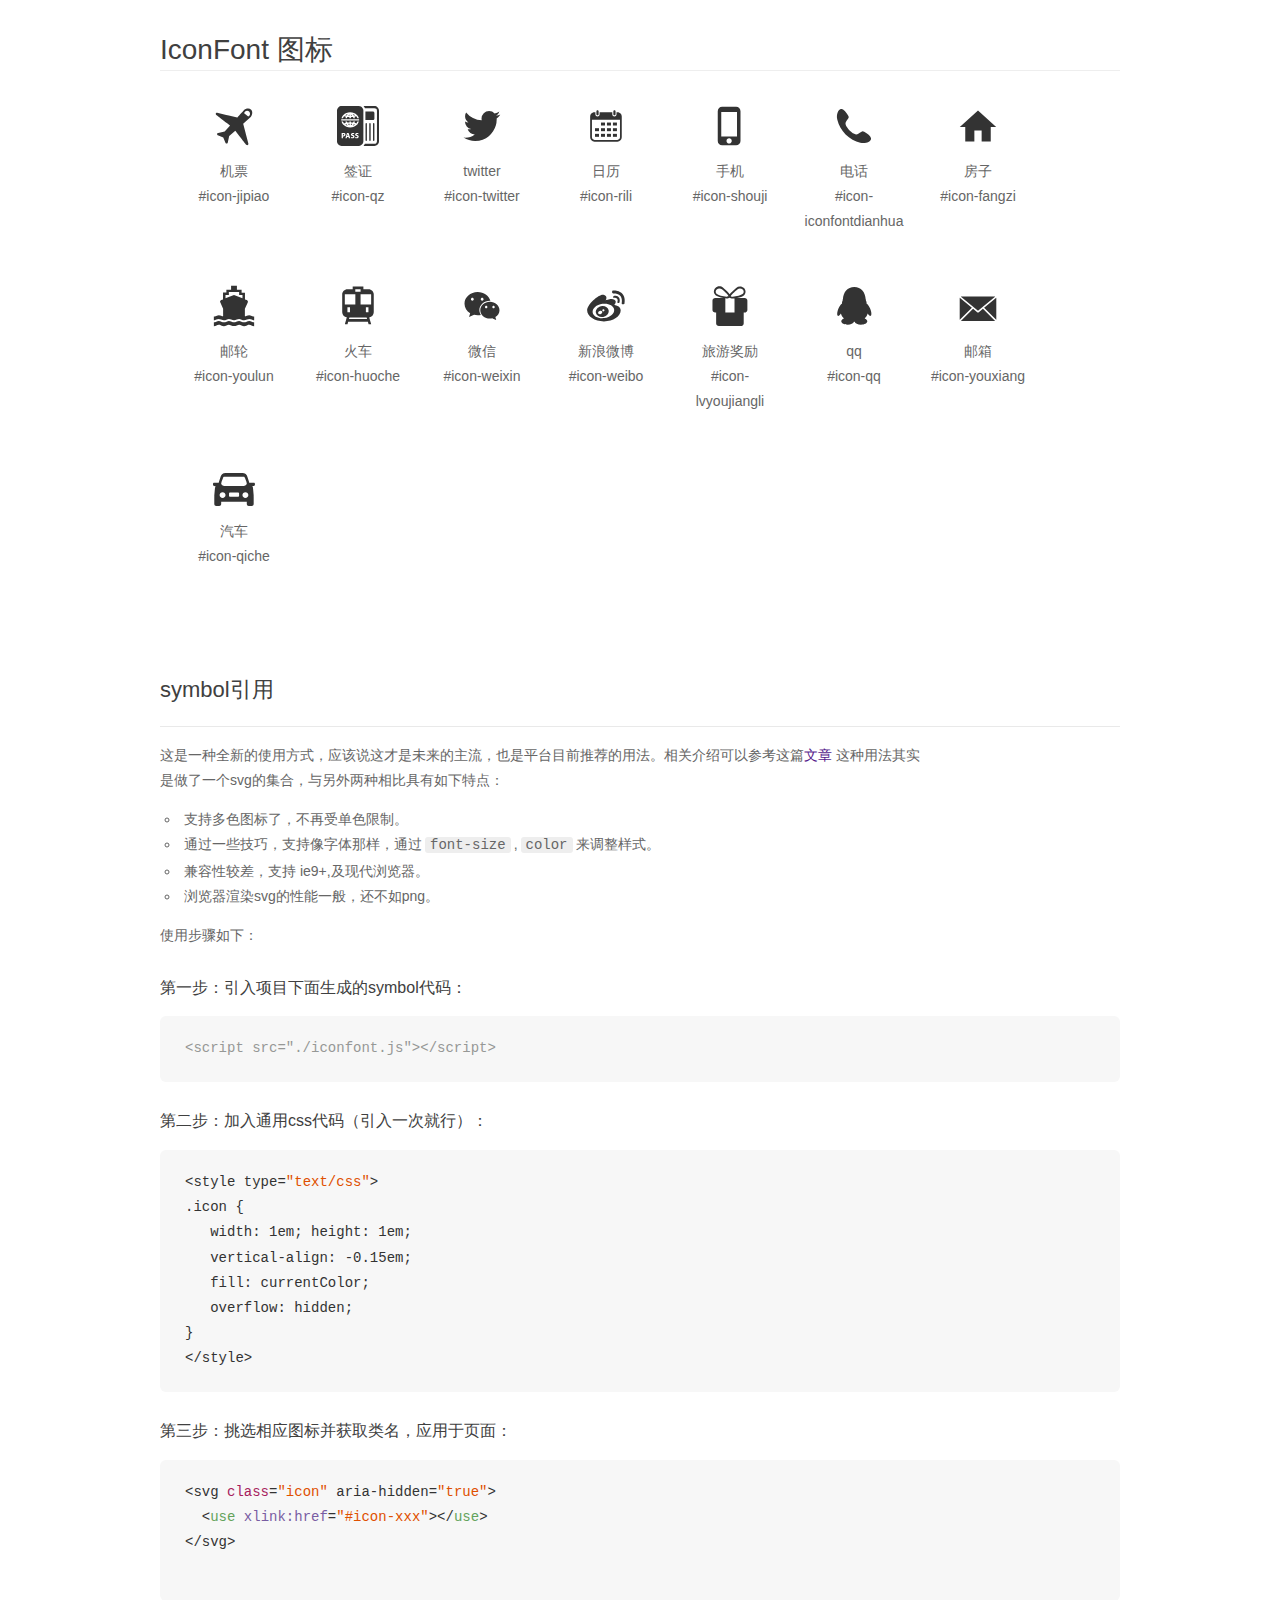
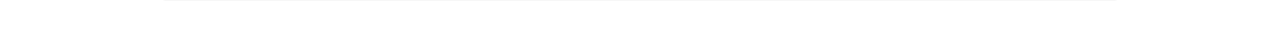
<file: travel/iconfont/demo_symbol.html>
<!DOCTYPE html>
<html>
<head>
    <meta charset="utf-8"/>
    <title>IconFont</title>
    <link rel="stylesheet" href="demo.css">
    <script src="iconfont.js"></script>

    <style type="text/css">
        .icon {
          /* 通过设置 font-size 来改变图标大小 */
          width: 1em; height: 1em;
          /* 图标和文字相邻时，垂直对齐 */
          vertical-align: -0.15em;
          /* 通过设置 color 来改变 SVG 的颜色/fill */
          fill: currentColor;
          /* path 和 stroke 溢出 viewBox 部分在 IE 下会显示
             normalize.css 中也包含这行 */
          overflow: hidden;
        }

    </style>
</head>
<body>
    <div class="main markdown">
        <h1>IconFont 图标</h1>
        <ul class="icon_lists clear">
            
                <li>
                    <svg class="icon" aria-hidden="true">
                        <use xlink:href="#icon-jipiao"></use>
                    </svg>
                    <div class="name">机票</div>
                    <div class="fontclass">#icon-jipiao</div>
                </li>
            
                <li>
                    <svg class="icon" aria-hidden="true">
                        <use xlink:href="#icon-qz"></use>
                    </svg>
                    <div class="name">签证</div>
                    <div class="fontclass">#icon-qz</div>
                </li>
            
                <li>
                    <svg class="icon" aria-hidden="true">
                        <use xlink:href="#icon-twitter"></use>
                    </svg>
                    <div class="name">twitter</div>
                    <div class="fontclass">#icon-twitter</div>
                </li>
            
                <li>
                    <svg class="icon" aria-hidden="true">
                        <use xlink:href="#icon-rili"></use>
                    </svg>
                    <div class="name">日历</div>
                    <div class="fontclass">#icon-rili</div>
                </li>
            
                <li>
                    <svg class="icon" aria-hidden="true">
                        <use xlink:href="#icon-shouji"></use>
                    </svg>
                    <div class="name">手机</div>
                    <div class="fontclass">#icon-shouji</div>
                </li>
            
                <li>
                    <svg class="icon" aria-hidden="true">
                        <use xlink:href="#icon-iconfontdianhua"></use>
                    </svg>
                    <div class="name">电话</div>
                    <div class="fontclass">#icon-iconfontdianhua</div>
                </li>
            
                <li>
                    <svg class="icon" aria-hidden="true">
                        <use xlink:href="#icon-fangzi"></use>
                    </svg>
                    <div class="name">房子</div>
                    <div class="fontclass">#icon-fangzi</div>
                </li>
            
                <li>
                    <svg class="icon" aria-hidden="true">
                        <use xlink:href="#icon-youlun"></use>
                    </svg>
                    <div class="name">邮轮</div>
                    <div class="fontclass">#icon-youlun</div>
                </li>
            
                <li>
                    <svg class="icon" aria-hidden="true">
                        <use xlink:href="#icon-huoche"></use>
                    </svg>
                    <div class="name">火车</div>
                    <div class="fontclass">#icon-huoche</div>
                </li>
            
                <li>
                    <svg class="icon" aria-hidden="true">
                        <use xlink:href="#icon-weixin"></use>
                    </svg>
                    <div class="name">微信</div>
                    <div class="fontclass">#icon-weixin</div>
                </li>
            
                <li>
                    <svg class="icon" aria-hidden="true">
                        <use xlink:href="#icon-weibo"></use>
                    </svg>
                    <div class="name">新浪微博</div>
                    <div class="fontclass">#icon-weibo</div>
                </li>
            
                <li>
                    <svg class="icon" aria-hidden="true">
                        <use xlink:href="#icon-lvyoujiangli"></use>
                    </svg>
                    <div class="name">旅游奖励</div>
                    <div class="fontclass">#icon-lvyoujiangli</div>
                </li>
            
                <li>
                    <svg class="icon" aria-hidden="true">
                        <use xlink:href="#icon-qq"></use>
                    </svg>
                    <div class="name">qq</div>
                    <div class="fontclass">#icon-qq</div>
                </li>
            
                <li>
                    <svg class="icon" aria-hidden="true">
                        <use xlink:href="#icon-youxiang"></use>
                    </svg>
                    <div class="name">邮箱</div>
                    <div class="fontclass">#icon-youxiang</div>
                </li>
            
                <li>
                    <svg class="icon" aria-hidden="true">
                        <use xlink:href="#icon-qiche"></use>
                    </svg>
                    <div class="name">汽车</div>
                    <div class="fontclass">#icon-qiche</div>
                </li>
            
        </ul>


        <h2 id="symbol-">symbol引用</h2>
        <hr>

        <p>这是一种全新的使用方式，应该说这才是未来的主流，也是平台目前推荐的用法。相关介绍可以参考这篇<a href="">文章</a>
        这种用法其实是做了一个svg的集合，与另外两种相比具有如下特点：</p>
        <ul>
          <li>支持多色图标了，不再受单色限制。</li>
          <li>通过一些技巧，支持像字体那样，通过<code>font-size</code>,<code>color</code>来调整样式。</li>
          <li>兼容性较差，支持 ie9+,及现代浏览器。</li>
          <li>浏览器渲染svg的性能一般，还不如png。</li>
        </ul>
        <p>使用步骤如下：</p>
        <h3 id="-symbol-">第一步：引入项目下面生成的symbol代码：</h3>
        <pre><code class="lang-js hljs javascript"><span class="hljs-comment">&lt;script src="./iconfont.js"&gt;&lt;/script&gt;</span></code></pre>
        <h3 id="-css-">第二步：加入通用css代码（引入一次就行）：</h3>
        <pre><code class="lang-js hljs javascript">&lt;style type=<span class="hljs-string">"text/css"</span>&gt;
.icon {
   width: <span class="hljs-number">1</span>em; height: <span class="hljs-number">1</span>em;
   vertical-align: <span class="hljs-number">-0.15</span>em;
   fill: currentColor;
   overflow: hidden;
}
&lt;<span class="hljs-regexp">/style&gt;</span></code></pre>
        <h3 id="-">第三步：挑选相应图标并获取类名，应用于页面：</h3>
        <pre><code class="lang-js hljs javascript">&lt;svg <span class="hljs-class"><span class="hljs-keyword">class</span></span>=<span class="hljs-string">"icon"</span> aria-hidden=<span class="hljs-string">"true"</span>&gt;<span class="xml"><span class="hljs-tag">
  &lt;<span class="hljs-name">use</span> <span class="hljs-attr">xlink:href</span>=<span class="hljs-string">"#icon-xxx"</span>&gt;</span><span class="hljs-tag">&lt;/<span class="hljs-name">use</span>&gt;</span>
</span>&lt;<span class="hljs-regexp">/svg&gt;
        </span></code></pre>
    </div>
</body>
</html>
</file>
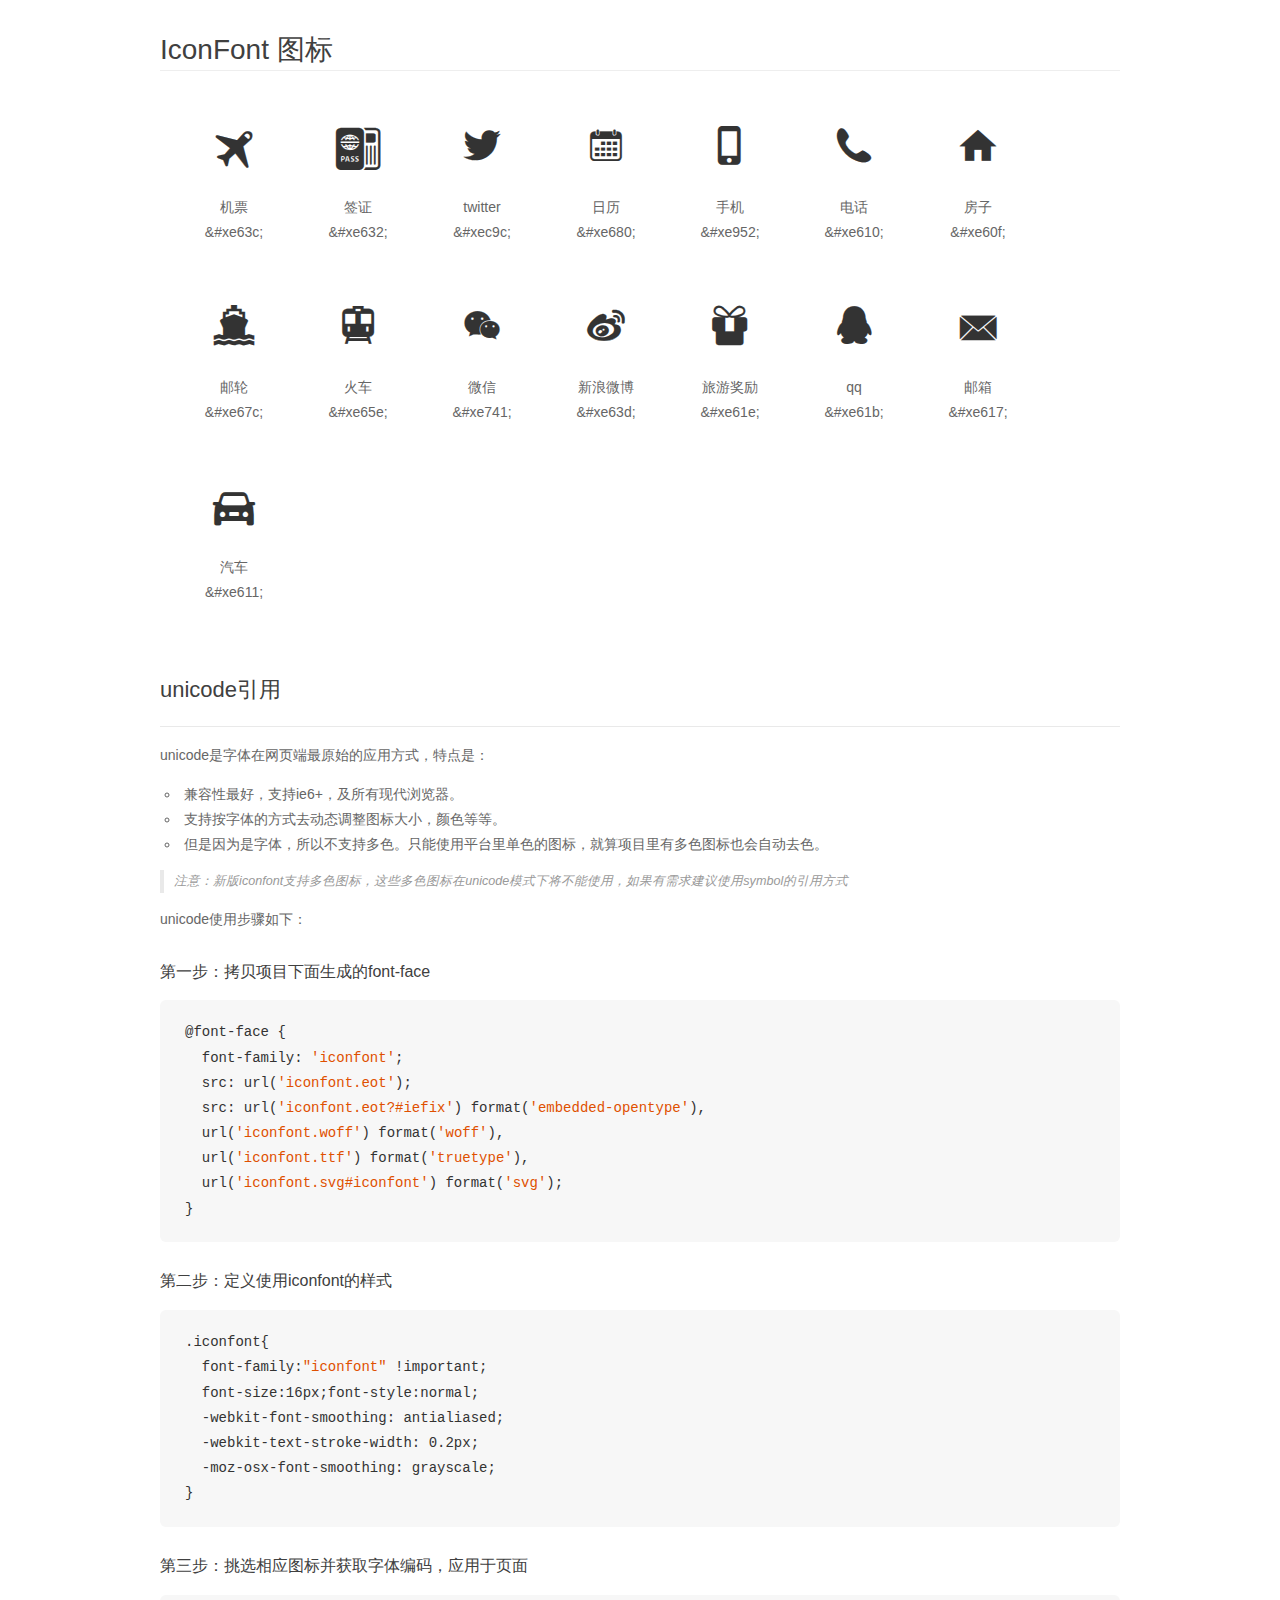
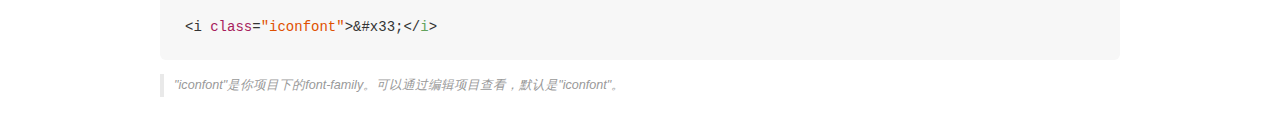
<file: travel/iconfont/demo_unicode.html>
<!DOCTYPE html>
<html>
<head>
    <meta charset="utf-8"/>
    <title>IconFont</title>
    <link rel="stylesheet" href="demo.css">

    <style type="text/css">

        @font-face {font-family: "iconfont";
          src: url('iconfont.eot'); /* IE9*/
          src: url('iconfont.eot#iefix') format('embedded-opentype'), /* IE6-IE8 */
          url('iconfont.woff') format('woff'), /* chrome, firefox */
          url('iconfont.ttf') format('truetype'), /* chrome, firefox, opera, Safari, Android, iOS 4.2+*/
          url('iconfont.svg#iconfont') format('svg'); /* iOS 4.1- */
        }

        .iconfont {
          font-family:"iconfont" !important;
          font-size:16px;
          font-style:normal;
          -webkit-font-smoothing: antialiased;
          -webkit-text-stroke-width: 0.2px;
          -moz-osx-font-smoothing: grayscale;
        }

    </style>
</head>
<body>
    <div class="main markdown">
        <h1>IconFont 图标</h1>
        <ul class="icon_lists clear">
            
                <li>
                <i class="icon iconfont">&#xe63c;</i>
                    <div class="name">机票</div>
                    <div class="code">&amp;#xe63c;</div>
                </li>
            
                <li>
                <i class="icon iconfont">&#xe632;</i>
                    <div class="name">签证</div>
                    <div class="code">&amp;#xe632;</div>
                </li>
            
                <li>
                <i class="icon iconfont">&#xec9c;</i>
                    <div class="name">twitter</div>
                    <div class="code">&amp;#xec9c;</div>
                </li>
            
                <li>
                <i class="icon iconfont">&#xe680;</i>
                    <div class="name">日历</div>
                    <div class="code">&amp;#xe680;</div>
                </li>
            
                <li>
                <i class="icon iconfont">&#xe952;</i>
                    <div class="name">手机</div>
                    <div class="code">&amp;#xe952;</div>
                </li>
            
                <li>
                <i class="icon iconfont">&#xe610;</i>
                    <div class="name">电话</div>
                    <div class="code">&amp;#xe610;</div>
                </li>
            
                <li>
                <i class="icon iconfont">&#xe60f;</i>
                    <div class="name">房子</div>
                    <div class="code">&amp;#xe60f;</div>
                </li>
            
                <li>
                <i class="icon iconfont">&#xe67c;</i>
                    <div class="name">邮轮</div>
                    <div class="code">&amp;#xe67c;</div>
                </li>
            
                <li>
                <i class="icon iconfont">&#xe65e;</i>
                    <div class="name">火车</div>
                    <div class="code">&amp;#xe65e;</div>
                </li>
            
                <li>
                <i class="icon iconfont">&#xe741;</i>
                    <div class="name">微信</div>
                    <div class="code">&amp;#xe741;</div>
                </li>
            
                <li>
                <i class="icon iconfont">&#xe63d;</i>
                    <div class="name">新浪微博</div>
                    <div class="code">&amp;#xe63d;</div>
                </li>
            
                <li>
                <i class="icon iconfont">&#xe61e;</i>
                    <div class="name">旅游奖励</div>
                    <div class="code">&amp;#xe61e;</div>
                </li>
            
                <li>
                <i class="icon iconfont">&#xe61b;</i>
                    <div class="name">qq</div>
                    <div class="code">&amp;#xe61b;</div>
                </li>
            
                <li>
                <i class="icon iconfont">&#xe617;</i>
                    <div class="name">邮箱</div>
                    <div class="code">&amp;#xe617;</div>
                </li>
            
                <li>
                <i class="icon iconfont">&#xe611;</i>
                    <div class="name">汽车</div>
                    <div class="code">&amp;#xe611;</div>
                </li>
            
        </ul>
        <h2 id="unicode-">unicode引用</h2>
        <hr>

        <p>unicode是字体在网页端最原始的应用方式，特点是：</p>
        <ul>
        <li>兼容性最好，支持ie6+，及所有现代浏览器。</li>
        <li>支持按字体的方式去动态调整图标大小，颜色等等。</li>
        <li>但是因为是字体，所以不支持多色。只能使用平台里单色的图标，就算项目里有多色图标也会自动去色。</li>
        </ul>
        <blockquote>
        <p>注意：新版iconfont支持多色图标，这些多色图标在unicode模式下将不能使用，如果有需求建议使用symbol的引用方式</p>
        </blockquote>
        <p>unicode使用步骤如下：</p>
        <h3 id="-font-face">第一步：拷贝项目下面生成的font-face</h3>
        <pre><code class="lang-js hljs javascript">@font-face {
  font-family: <span class="hljs-string">'iconfont'</span>;
  src: url(<span class="hljs-string">'iconfont.eot'</span>);
  src: url(<span class="hljs-string">'iconfont.eot?#iefix'</span>) format(<span class="hljs-string">'embedded-opentype'</span>),
  url(<span class="hljs-string">'iconfont.woff'</span>) format(<span class="hljs-string">'woff'</span>),
  url(<span class="hljs-string">'iconfont.ttf'</span>) format(<span class="hljs-string">'truetype'</span>),
  url(<span class="hljs-string">'iconfont.svg#iconfont'</span>) format(<span class="hljs-string">'svg'</span>);
}
</code></pre>
        <h3 id="-iconfont-">第二步：定义使用iconfont的样式</h3>
        <pre><code class="lang-js hljs javascript">.iconfont{
  font-family:<span class="hljs-string">"iconfont"</span> !important;
  font-size:<span class="hljs-number">16</span>px;font-style:normal;
  -webkit-font-smoothing: antialiased;
  -webkit-text-stroke-width: <span class="hljs-number">0.2</span>px;
  -moz-osx-font-smoothing: grayscale;
}
</code></pre>
        <h3 id="-">第三步：挑选相应图标并获取字体编码，应用于页面</h3>
        <pre><code class="lang-js hljs javascript">&lt;i <span class="hljs-class"><span class="hljs-keyword">class</span></span>=<span class="hljs-string">"iconfont"</span>&gt;&amp;#x33;<span class="xml"><span class="hljs-tag">&lt;/<span class="hljs-name">i</span>&gt;</span></span></code></pre>

        <blockquote>
        <p>"iconfont"是你项目下的font-family。可以通过编辑项目查看，默认是"iconfont"。</p>
        </blockquote>
    </div>


</body>
</html>
</file>
<file: travel/css/style.css>
/*--A Design by W3layouts 
Author: W3layout
Author URL: http://w3layouts.com
License: Creative Commons Attribution 3.0 Unported
License URL: http://creativecommons.org/licenses/by/3.0/
--*/
body a {
  transition: 0.5s all;
  -webkit-transition: 0.5s all;
  -o-transition: 0.5s all;
  -moz-transition: 0.5s all;
  -ms-transition: 0.5s all;
}
html, body{
    font-size: 100%;
	font-family: 'Roboto Condensed', sans-serif;
}
body{
	background:#FFFFFF;
}
.contact{
    background: #e7eff2;
}
/*-- banner-top --*/
.w3layouts-banner-top{
    background: url(../images/1.jpg) no-repeat 0px 0px;
    background-size: cover;
}
.w3layouts-banner-top1{
	background: url(../images/2.jpg) no-repeat 0px 0px;
    background-size: cover;	
}
.w3layouts-banner-top2{
	background: url(../images/3.jpg) no-repeat 0px 0px;
    background-size: cover;	
}
.w3layouts-banner-top3{
	background: url(../images/4.jpg) no-repeat 0px 0px;
    background-size: cover;	
}
.w3layouts-banner-top4{
	background: url(../images/5.jpg) no-repeat 0px 0px;
    background-size: cover;	
}
/*-- //banner-top --*/
/*-- banner --*/
.banner{
	position: absolute;
    top: 0;
    z-index: 99;
    text-align: center;
    left: 0;
    width: 100%;
}
/*-- header-left --*/
.header {
    padding: 1em 0;
}
.header-left{
	float: left;
}
.w3layouts-logo h1 {
    margin: 0;
}
.w3layouts-logo h1 a {
	color: #4DD0E1;
    font-size: 1.5em;
    text-decoration: none;
    font-family: 'Kaushan Script', cursive;
}
.w3layouts-logo h1 a span{
	font-size: .35em;
    text-transform: uppercase;
    color: #FFFFFF !important;
    font-family: 'Open Sans', sans-serif;
}
/*-- //header-left --*/
.header-right{
	float: right;
    margin: 1.4em 0 0 0;
}
.header-right p{
	color:#FFFFFF;
	font-size:.9em;
	margin:0;
}
.header-right i.fa.fa-phone{
    margin: 0 .5em 0 0;
}
/*-- top-nav --*/
.top-nav{
    margin: .5em 0 0 0;
}
.top-nav ul{
    padding: 0;
    margin: 0;
}
.top-nav ul li{
    display: inline-block;
    float: left;
    width: 16.66%;
}
.top-nav ul li:nth-child(6){
	margin-right:0;
}
ul.nav.navbar-nav {
    float: none;
    text-align: center;
}
.navbar-default{
    background: none;
    border: none;
    margin: 0;
}
.navbar {
    min-height: 0;
}
.navbar-default .navbar-nav > .open > a, .navbar-default .navbar-nav > .open > a:hover, .navbar-default .navbar-nav > .open > a:focus {
    background: none;
    box-shadow: 1px 0px 0px 0px rgba(72, 72, 72, 0);
    outline: none;
    border-right: solid 1px #FFFFFF;
    border-top: solid 1px #FFFFFF;
    border-bottom: solid 1px #FFFFFF;

}
.top-nav ul li a{
    color: #ffffff !important;
    font-size: 1em;
    margin: 0;
    text-decoration: none;
    padding: 1em;
    font-weight: 600;
    font-family: 'Roboto Condensed', sans-serif;
    letter-spacing: 1px;
    border-right: solid 1px rgba(255, 255, 255, 0.54);
    border-top: solid 1px rgba(255, 255, 255, 0.54);
    border-bottom: solid 1px rgba(255, 255, 255, 0.54);
}
.top-nav ul li a.list-border{
	border-left: solid 1px #FFFFFF;
}
.top-nav ul li a:hover{
    color: #000000 !important;
    background: #ffffff !important;
}
.top-nav ul li a.active{
    color: #000000 !important;
    background: #ffffff !important;
}
ul.dropdown-menu {
    background: rgba(0, 0, 0, 0.27);
    box-shadow: 0 0 0;
    border: none;
    margin: 0;
    top: 3.8em;
    left: 0px;
    min-width: 184px;
}
ul.dropdown-menu li{
	width:100% !important;
}
.dropdown-menu > li > a {
    display: block;
    padding: .5em 1em !important;
    text-align: center;
    clear: both;
    margin: .2em 0 !important;
    font-weight: normal;
    line-height: 1.42857143;
    color: #FFF !important;
    border: none !important;
}
.dropdown-menu > li > a:hover, .dropdown-menu > li > a:focus {
    background: none;
}
.dropdown-submenu {
    position: relative;
}

.dropdown-submenu>.dropdown-menu {
    top: 0;
    left: 103%;
    margin-top: -6px;
    margin-left: -1px;
    -webkit-border-radius: 0 6px 6px 6px;
    -moz-border-radius: 0 6px 6px;
    border-radius: 0 6px 6px 6px;
}

.dropdown-submenu:hover>.dropdown-menu {
    display: block;
}

.dropdown-submenu>a:after {
    display: block;
    content: " ";
    float: right;
    width: 0;
    height: 0;
    border-color: transparent;
    border-width: 5px 0 5px 5px;
    margin-top: 5px;
    margin-right: -10px;
}

.dropdown-submenu:hover>a:after {
    border-left-color: #fff;
}

.dropdown-submenu.pull-left {
    float: none;
}

.dropdown-submenu.pull-left>.dropdown-menu {
    left: -100%;
    margin-left: 10px;
    -webkit-border-radius: 6px 0 6px 6px;
    -moz-border-radius: 6px 0 6px 6px;
    border-radius: 6px 0 6px 6px;
}
/*-- //top-nav --*/
.w3layouts-banner-slider {
    margin: 8em 0;
}
.agileits-banner-info,.agileits-banner-info1,.agileits-banner-info2,.agileits-banner-info3,.agileits-banner-info4 {
	text-align: center;
    padding: 15em 0 7em;
}
.agileits-banner-info h3{
    color: #4DD0E1;
    font-size: 35em;
    margin: 0;
    line-height: .8em;
    font-weight: 700;
    text-transform: uppercase;
    font-family: 'Open Sans', sans-serif;
    -webkit-text-fill-color: transparent;
    background: -webkit-linear-gradient(transparent, transparent), url(../images/1a.jpg) repeat 0px 0px;
    background: -o-linear-gradient(transparent, transparent);
    -webkit-background-clip: text;
}
.agileits-banner-info1 h3{
	color: #4DD0E1;
    font-size: 35em;
    margin: 0;
    line-height: .8em;
    font-weight: 700;
    text-transform: uppercase;
    font-family: 'Open Sans', sans-serif;
    -webkit-text-fill-color: transparent;
    background: -webkit-linear-gradient(transparent, transparent), url(../images/2a.jpg) repeat 0px 0px;
    background: -o-linear-gradient(transparent, transparent);
    -webkit-background-clip: text;
}
.agileits-banner-info2 h3{
	color: #4DD0E1;
    font-size: 35em;
    margin: 0;
    line-height: .8em;
    font-weight: 700;
    text-transform: uppercase;
    font-family: 'Open Sans', sans-serif;
    -webkit-text-fill-color: transparent;
    background: -webkit-linear-gradient(transparent, transparent), url(../images/3a.jpg) repeat 0px 0px;
    background: -o-linear-gradient(transparent, transparent);
    -webkit-background-clip: text;
}
.agileits-banner-info3 h3{
	color: #4DD0E1;
    font-size: 35em;
    margin: 0;
    line-height: .8em;
    font-weight: 700;
    text-transform: uppercase;
    font-family: 'Open Sans', sans-serif;
    -webkit-text-fill-color: transparent;
    background: -webkit-linear-gradient(transparent, transparent), url(../images/4a.jpg) repeat -144px -107px;
    background: -o-linear-gradient(transparent, transparent);
    -webkit-background-clip: text;
}
.agileits-banner-info4 h3{
	color: #4DD0E1;
    font-size: 35em;
    margin: 0;
    line-height: .8em;
    font-weight: 700;
    text-transform: uppercase;
    font-family: 'Open Sans', sans-serif;
    -webkit-text-fill-color: transparent;
    background: -webkit-linear-gradient(transparent, transparent), url(../images/5a.jpg) repeat 0px 0px;
    background: -o-linear-gradient(transparent, transparent);
    -webkit-background-clip: text;
}
.agileits-banner-info h4,.agileits-banner-info1 h4,.agileits-banner-info2 h4,.agileits-banner-info3 h4,.agileits-banner-info4 h4{
    color: #FFFFFF;
    font-size: 7em;
    margin: 0;
    text-transform: uppercase;
    font-weight: 800;
    letter-spacing: 18px;
    position: absolute;
    top: 53%;
    left: 0;
    width: 100%;
    text-align: center;
}
/*--slider--*/
#slider2,
#slider3 {
  box-shadow: none;
  -moz-box-shadow: none;
  -webkit-box-shadow: none;
  margin: 0 auto;
}
.rslides_tabs li:first-child {
  margin-left: 0;
}
.rslides_tabs .rslides_here a {
  background: rgba(255,255,255,.1);
  color: #fff;
  font-weight: bold;
}
.events {
  list-style: none;
}
.callbacks_container {
  position: relative;
  float: left;
  width: 100%;
}
.callbacks {
  position: relative;
  list-style: none;
  overflow: hidden;
  width: 100%;
  padding: 0;
  margin: 0;
}
.callbacks li {
  position: absolute;
  width: 100%;
}
.callbacks img {
  position: relative;
  z-index: 1;
  height: auto;
  border: 0;
}
.callbacks .caption {
	display: block;
	position: absolute;
	z-index: 2;
	font-size: 20px;
	text-shadow: none;
	color: #fff;
	left: 0;
	right: 0;
	padding: 10px 20px;
	margin: 0;
	max-width: none;
	top: 10%;
	text-align: center;
}
.callbacks_nav {
    position: absolute;
    -webkit-tap-highlight-color: rgba(0,0,0,0);
    bottom: 355px;
    left: 0;
    z-index: 9;
    text-indent: -9999px;
    overflow: hidden;
    text-decoration: none;
    width: 62px;
    height: 62px;
    background: transparent url(../images/arrows1.png) no-repeat left top;
}
.callbacks_nav.next {
	left: auto;
    background-position: right top;
    right: 3%;
 }
 .callbacks_nav.prev {
    right: auto;
    background-position: left top;
    left: 3%;
}
#slider3-pager a {
  display: inline-block;
}
#slider3-pager span{
  float: left;
}
#slider3-pager span{
	width:100px;
	height:15px;
	background:#fff;
	display:inline-block;
	border-radius:30em;
	opacity:0.6;
}
#slider3-pager .rslides_here a {
  background: #FFF;
  border-radius:30em;
  opacity:1;
}
#slider3-pager a {
  padding: 0;
}
#slider3-pager li{
	display:inline-block;
}
.rslides {
  position: relative;
  list-style: none;
  overflow: hidden;
  width: 100%;
  padding: 0;
}
.rslides li {
  -webkit-backface-visibility: hidden;
  position: absolute;
  display:none;
  width: 100%;
  left: 0;
  top: 0;
}
.rslides li{
  position: relative;
  display: block;
  float: left;
}
.rslides img {
  height: auto;
  border: 0;
  }
.callbacks_tabs{
    list-style: none;
    position: absolute;
    top: 93%;
    left: 47%;
    padding: 0;
    margin: 0;
    display: block;
    z-index: 99;
}
.slider-top span{
	font-weight:600;
}
.callbacks_tabs li{
    display: inline-block;
    margin: 0;
}
/*----*/
.callbacks_tabs a{
 visibility: hidden;
}
.callbacks_tabs a:after {
    content: "\f111";
    font-size: 0;
    font-family: FontAwesome;
    visibility: visible;
    display: block;
    height: 10px;
    width: 10px;
    display: inline-block;
    background: #ffffff;
    border: 2px solid #ffffff;
    border-radius: 50%;
    -webkit-border-radius: 50%;
    -o-border-radius: 50%;
    -moz-border-radius: 50%;
    -ms-border-radius: 50%;
}
.callbacks_here a:after{
    background: #4dd0e1;
    border: 2px solid #ffffff;
}
/*-- //slider --*/
/*-- about --*/
.about,.services,.gallery,.testimonial,.news,.team{
    position: relative;
}
.w3-about-top,.w3-services-top,.w3-gallery-top,.w3-testimonial-top,.w3-news-top,.w3-team-top,.w3-subscribe-top,.w3-contact-top{
    position: absolute;
}
.w3-about-top h3,.w3-services-top h3,.w3-gallery-top h3,.w3-testimonial-top h3,.w3-news-top h3,.w3-team-top h3,.w3-subscribe-top h3,.w3-contact-top h3{
	color: rgba(153, 153, 153, 0.23);
    font-size: 26em;
    margin: 0;
    text-align: left;
    font-weight: 700;
    font-family: 'Open Sans', sans-serif;
    line-height: .9em;
}
.w3l-about{
    width: 100%;
    top: 0;
    padding: 4em 0;
}
.w3ls-heading h2,.w3ls-heading h3{
	color: #000000;
    font-size: 3em;
    margin: 0;
    font-family: 'Kaushan Script', cursive;
    text-align: center;
    text-transform: uppercase;
    font-weight: 800;
    letter-spacing: 5px;
}
.w3ls-about-info{
	margin:4em 0 0 0;
}
.w3ls-about-info p{
	color: #999999;
    font-size: .9em;
    margin: 0 auto;
    line-height: 1.8em;
    width: 64%;
    text-align: center;
}
.w3ls-about-grids{
	margin:4em 0 0 0;
}
.w3ls-about-grid{
	padding:0;
}
.w3ls-about-grid img{
	width:100%;
}
/*-- //about --*/
/*-- services --*/
.services{
	background:#e7eff2;
}
.w3-services-top {
    right: 0;
}
.w3l-services{
	background:#e7eff2;
}
.agileits-services-grids,.gallery-grids,.w3-agile-testimonial,.wthree-news-grids,.agile-team-grids,.w3-agile-subscribe{
	margin:4em 0 0 0;
}
.agileits-services-grid i.fa.fa-bus,.agileits-services-grid i.fa.fa-credit-card,.agileits-services-grid i.fa.fa-gift,.agileits-services-grid i.fa.fa-plane,.agileits-services-grid i.fa.fa-subway,.agileits-services-grid i.fa.fa-ship{
	color: #000000;
    font-size: 2em;
}
.agileits-services-grid h4{
	color: #000000;
    font-size: 1.5em;
    margin: .5em 0;
    font-family: 'Open Sans', sans-serif;
    font-weight: 600;
}
.agileits-services-grid p{
	color:#999999;
	font-size:.9em;
	margin:0;
	line-height:1.8em;
}
.agileits-services-grid:nth-child(4),.agileits-services-grid:nth-child(5),.agileits-services-grid:nth-child(6){
	margin:2em 0 0 0;
}
/*-- //services --*/
/*-- gallery --*/
.grid {
	position: relative;
	clear: both;
	margin: 0 auto;
	max-width: 1000px;
	list-style: none;
	text-align: center;
}

/* Common style */
.grid figure {
    position: relative;
    overflow: hidden;
    margin: 10px 0;
    height: auto;
    text-align: center;
    cursor: pointer;
    border: solid 7px #dbdbdb;
}

.grid figure img {
	position: relative;
	display: block;
	width: 100%;
	opacity: 0.8;
}

.grid figure figcaption {
	padding: 7em;
    color: #fff;
    text-transform: uppercase;
    font-size: 1.25em;
    -webkit-backface-visibility: hidden;
    backface-visibility: hidden;
}

.grid figure figcaption::before,
.grid figure figcaption::after {
	pointer-events: none;
}

.grid figure figcaption,
.grid figure figcaption > a {
	position: absolute;
	top: 0;
	left: 0;
	width: 100%;
	height: 100%;
}

/* Anchor will cover the whole item by default */
/* For some effects it will show as a button */
.grid figure figcaption > a {
	z-index: 1000;
	text-indent: 200%;
	white-space: nowrap;
	font-size: 0;
	opacity: 0;
}

.grid figure h3 {
    word-spacing: -0.15em;
    font-size: 1.5em;
    margin-top: 18%;
    color: #FFF;
    font-weight: 600;
}

.grid figure h2 span {
	font-weight: 800;
}


/*-----------------*/
/***** Apollo *****/
/*-----------------*/


figure.effect-apollo img {
	opacity: 0.95;
	-webkit-transition: opacity 0.35s, -webkit-transform 0.35s;
	transition: opacity 0.35s, transform 0.35s;
	-webkit-transform: scale3d(1.05,1.05,1);
	transform: scale3d(1.05,1.05,1);
}

figure.effect-apollo figcaption::before {
    position: absolute;
    top: 0;
    left: 0;
    width: 100%;
    height: 100%;
    background: rgba(0, 0, 0, 0.5);
    content: '';
    -webkit-transition: -webkit-transform 0.6s;
    transition: transform 0.6s;
    -webkit-transform: scale3d(1.9,1.4,1) rotate3d(0,0,1,45deg) translate3d(0,-100%,0);
    transform: scale3d(1.9,1.4,1) rotate3d(0,0,1,45deg) translate3d(0,-100%,0);
}


figure.effect-apollo:hover img {
	opacity: 0.6;
	-webkit-transform: scale3d(1,1,1);
	transform: scale3d(1,1,1);
}

figure.effect-apollo:hover figcaption::before {
	-webkit-transform: scale3d(1.9,1.4,1) rotate3d(0,0,1,45deg) translate3d(0,100%,0);
	transform: scale3d(1.9,1.4,1) rotate3d(0,0,1,45deg) translate3d(0,100%,0);
}

figure.effect-apollo:hover p {
	opacity: 1;
	-webkit-transition-delay: 0.1s;
	transition-delay: 0.1s;
}
/*-- //gallery --*/
/*-- testimonial --*/
.testimonial {
    background: #4DD0E1;
}
.w3-testimonial-top h3 {
    color: rgba(255, 255, 255, 0.23);
}
.w3-testimonial-top,.w3-team-top{
	right:0;
}
.testimonial-img-grid{
    width: 28%;
    margin: 0 auto;
}
.testimonial-img{
	float: left;
    width: 26.33%;
}
.testimonial-img:nth-child(2){
	margin:0 2em;
}
.testimonial-img img{
	width:100%;
	border-radius:50%;
	-webkit-border-radius:50%;
	-ms-border-radius:50%;
	-moz-border-radius:50%;
	-o-border-radius:50%;
}
.t-img1 img,.t-img2 img{
	opacity: 0.6;
}
.testimonial-img-info{
	margin:2em 0 0 0;
}
.testimonial-img-info{
	text-align:center;
}
.testimonial-img-info p{
    color: #FFFFFF;
    font-size: .9em;
    margin: 0 auto;
    width: 58%;
    line-height: 1.8em;
}
.testimonial-img-info h5{
    color: #FFFFFF;
    font-size: 1em;
    margin: 1em 0;
    font-family: 'Montserrat', sans-serif;
    font-weight: 700;
    text-transform: uppercase;
    letter-spacing: 4px;
}
.testimonial-img-info h6{
	color: #2e7d87;
    font-size: .9em;
    margin: 1em 0;
}
i.fa.fa-quote-left {
    font-size: 3em;
    margin-right: 1em;
}
i.fa.fa-quote-right{
    font-size: 3em;
    margin-left: 1em;
    vertical-align: text-top;
}
/*-- //testimonial --*/
/*-- news --*/
.agile-news-right-info{
    padding-right: 0;
}
.agile-news-img{
    background: url(../images/n1.jpg) no-repeat -64px 0px;
    background-size: cover;
    min-height: 300px;
}
.agile-news-img1{
    background: url(../images/n2.jpg) no-repeat -230px 0px !important;
    background-size: cover;
}
.agile-news-img-info{
    padding: 4.55em 1em;
    background: #e7eff2;
}
.agile-news-img-info h5{
	margin:0;
	font-size:1em;
}
.agile-news-img-info h5 a{
    color: #000000;
    font-weight: 600;
    text-decoration: none;
}
.agile-news-img-info h5 a:hover{
    color: #4dd0e1;
}
.agile-news-img-info h5 a:focus{
	outline:none;
}
.agileits-w3layouts-border{
	height: 2px;
    background: #212121;
    width: 24%;
    margin: 1em 0 0 0;
}
.agile-news-img-info p{
    color: #999999;
    font-size: .9em;
    margin: 1em 0;
    line-height: 1.8em;
}
.agile-news-img-info h6{
    margin: 0;
    color: #000000;
    font-size: .9em;
}
/*-- //news --*/
/*-- modal --*/
.agileits-w3layouts-info img{
	width:100%;
}
.modal-header h4 {
    text-align: center;
    color: #000000;
    font-family: 'Kaushan Script', cursive;
    font-size: 2em;
    font-weight: 700;
    text-transform: uppercase;
    margin: 0;
    letter-spacing: 2px;
}
.modal-header h4 span{
	font-weight: 400;
    font-family: 'Open Sans', sans-serif;
    font-size: .6em;
}
.modal-header h5{
    margin: 1em 0;
    color: #999999;
    font-size: 1em;
    text-align: center;
}
.modal-body p{
    margin: 1em 0 0 0;
    font-size: .875em;
    color: #999999;
    line-height: 1.8em;
}
/*-- //modal --*/
/*-- team --*/
.team {
    background: #e7eff2;
}
/* entire container, keeps perspective */
.flip-container {
	perspective: 1000px;
	transform-style: preserve-3d;
}
	/*  UPDATED! flip the pane when hovered */
	.flip-container:hover .back {
		transform: rotateY(0deg);
		-webkit-transform: rotateY(0deg);
		-ms-transform: rotateY(0deg);
		-o-transform: rotateY(0deg);
		-moz-transform: rotateY(0deg);
	}
	.flip-container:hover .front {
	    transform: rotateY(180deg);
		-webkit-transform: rotateY(180deg);
		-ms-transform: rotateY(180deg);
		-o-transform: rotateY(180deg);
		-moz-transform: rotateY(180deg);
	}

.flip-container, .back {
	width: 100%;
    height: 383px;
}

/* flip speed goes here */
.flipper {
	transition: 0.6s;
	transform-style: preserve-3d;

	position: relative;
}

/* hide back of pane during swap */
.front, .back {
	backface-visibility: hidden;
	transition: 0.6s;
	transform-style: preserve-3d;

	position: absolute;
	top: 0;
	left: 0;
}

/*  UPDATED! front pane, placed above back */
.front {
    z-index: 2;
    background: #000;
    transform: rotateY(0deg);
    -webkit-transform: rotateY(0deg);
    -ms-transform: rotateY(0deg);
    -o-transform: rotateY(0deg);
    -ms-transform: rotateY(0deg);
    box-shadow: 0 0px 1px rgb(107, 107, 107), 0 1px 2px rgba(0,0,0,.24);
}
.front img{
	width:100%;
}
/* back, initially hidden pane */
.back {
	transform: rotateY(-180deg);
    -webkit-transform: rotateY(-180deg);
    -ms-transform: rotateY(-180deg);
    -o-transform: rotateY(-180deg);
    -moz-transform: rotateY(-180deg);
    background: #4DD0E1;
    padding: 8em 2em 0;
    text-align: center;
}

/* 
	Some vertical flip updates 
*/
.vertical.flip-container {
	position: relative;
}

.vertical .back {
	transform: rotateX(180deg);
	-webkit-transform: rotateX(180deg);
	-ms-transform: rotateX(180deg);
	-o-transform: rotateX(180deg);
	-moz-transform: rotateX(180deg);
}

.vertical.flip-container:hover .back {
    transform: rotateX(0deg);
	-webkit-transform: rotateX(0deg);
	-ms-transform: rotateX(0deg);
	-o-transform: rotateX(0deg);
	-moz-transform: rotateX(0deg);
}

.vertical.flip-container:hover .front {
    transform: rotateX(180deg);
	-webkit-transform: rotateX(180deg);
	-ms-transform: rotateX(180deg);
	-o-transform: rotateX(180deg);
	-moz-transform: rotateX(180deg);
}
.back h4{
	color: #fff;
    font-size: 1em;
    text-transform: uppercase;
    font-weight: 600;
    letter-spacing: 4px;
    margin: 0;
}
.back p{
	font-size: .9em;
    margin-top: 1em;
    color: #fff;
}
.w3l-social {
    margin: 1em 0 0 0;
}
.w3l-social ul{
	padding:0;
	margin:0;
}
.w3l-social ul li{
	display:inline-block;
}
.w3l-social ul li a {
	color: #333;
    text-align: center;
    text-decoration:none;
}
.w3l-social ul li a > .iconfont.icon-qq{
	height: 40px;
    width: 40px;
    background: #FFFFFF;
    line-height: 40px;
    color: #383838;
    border-radius: 50%;
    -webkit-border-radius: 50%;
    -moz-border-radius: 50%;
    -o-border-radius: 50%;
    -ms-border-radius: 50%;
    transition: 0.5s all;
    -webkit-transition: 0.5s all;
    -moz-transition: 0.5s all;
    -o-transition: 0.5s all;
    -ms-transition: 0.5s all;
}
.w3l-social ul li a > .iconfont.icon-qq:hover {
	background: #3b5998;
	color: #FFFFFF;
}
.w3l-social ul li a > .iconfont.icon-weixin{
	height: 40px;
    width: 40px;
    background: #FFFFFF;
    line-height: 40px;
    color: #383838;
    border-radius: 50%;
    -webkit-border-radius: 50%;
    -moz-border-radius: 50%;
    -o-border-radius: 50%;
    -ms-border-radius: 50%;
    transition: 0.5s all;
    -webkit-transition: 0.5s all;
    -moz-transition: 0.5s all;
    -o-transition: 0.5s all;
    -ms-transition: 0.5s all;
}
.w3l-social ul li a > .iconfont.icon-weixin:hover{
	background: #4caf50;
	color: #FFFFFF;
}
.w3l-social ul li a > .iconfont.icon-weibo{
	height: 40px;
    width: 40px;
    background: #FFFFFF;
    line-height: 40px;
    color: #383838;
    border-radius: 50%;
    -webkit-border-radius: 50%;
    -moz-border-radius: 50%;
    -o-border-radius: 50%;
    -ms-border-radius: 50%;
    transition: 0.5s all;
    -webkit-transition: 0.5s all;
    -moz-transition: 0.5s all;
    -o-transition: 0.5s all;
    -ms-transition: 0.5s all;	
}
.w3l-social ul li a > .iconfont.icon-weibo:hover{
	background: #f26522;
	color: #FFFFFF;
}
/*-- //team --*/
/*-- subscribe --*/
.w3-agile-subscribe{
	text-align:center;
}
.w3-agile-subscribe p{
	color:#999999;
	font-size:.9em;
	line-height:1.8em;
	margin:0 0 1em 0;
}
.w3-agile-subscribe form input[type="email"] {
    background: #e7eff2;
    box-shadow: none !important;
    padding: 1em;
    color: #000000;
    font-size: .9em;
    width: 40% !important;
    border: 1px solid #e7eff2;
    margin: 0 0 1em 0;
}
.w3-agile-subscribe form input[type="email"]:focus{
	outline:none;
}
.w3-agile-subscribe form input[type="submit"] {
    color: #ffffff;
    font-size: .9em;
    padding: 1em 2em;
    text-decoration: none;
    background: #4dd0e1;
    border: 1px solid #4dd0e1;
    transition: 0.5s all;
    -webkit-transition: 0.5s all;
    -moz-transition: 0.5s all;
    -o-transition: 0.5s all;
    -ms-transition: 0.5s all;
}
.w3-agile-subscribe form input[type="submit"]:hover{
	background:none;
	border: 1px solid #4dd0e1;
	color:#4dd0e1;
}
.w3-agile-subscribe h5{
    color: #000000;
    font-size: 1em;
    margin: 2em 0;
    font-family: 'Kaushan Script', cursive;
}
.agileinfo-social-grids ul {
    padding: 0;
    margin: 0;
}
.agileinfo-social-grids ul li {
    display: inline-block;
    margin: 0 .5em 0 0;
}
.agileinfo-social-grids ul li a {
    color: #FFFFFF;
    text-align: center;
    text-decoration:none;
}
.agileinfo-social-grids ul li a > .iconfont.icon-qq, .agileinfo-social-grids ul li a > .iconfont.icon-weixin, .agileinfo-social-grids ul li a > .iconfont.icon-weibo, .agileinfo-social-grids ul li a > .iconfont.icon-twitter {
    height: 40px;
    width: 40px;
    line-height: 40px;
    background: none;
    transition: 0.5s all;
    -webkit-transition: 0.5s all;
    -moz-transition: 0.5s all;
    -o-transition: 0.5s all;
    -ms-transition: 0.5s all;
}
.agileinfo-social-grids ul li a > .iconfont.icon-qq{
	border: solid 1px #3b5998;
	color: #3b5998;
}
.agileinfo-social-grids ul li a > .iconfont.icon-weixin{
	border: solid 1px #4caf50;
	color: #4caf50;
}
.agileinfo-social-grids ul li a > .iconfont.icon-weibo{
	border: solid 1px #f26522;
	color: #f26522	;
}
.agileinfo-social-grids ul li a > .iconfont.icon-twitter{
	border: solid 1px #45668e;
	color: #45668e;
}
.agileinfo-social-grids ul li a > .iconfont.icon-qq:hover {
	border: solid 1px #3b5998;
	background:#3b5998;
    color: #FFFFFF;
}
.agileinfo-social-grids ul li a > .iconfont.icon-weixin:hover{
	border: solid 1px #4caf50;
	background: #4caf50;
	color: #FFFFFF;
}
.agileinfo-social-grids ul li a > .iconfont.icon-weibo:hover{
	border: solid 1px #f26522;
	background:#f26522;
	color: #FFFFFF;
}
.agileinfo-social-grids ul li a > .iconfont.icon-twitter:hover{
	border: solid 1px #45668e;
	background:#45668e;
	color: #FFFFFF;
}
/*-- //subscribe --*/
/*-- map --*/
.map iframe{
	width:100%;
	min-height:400px;
}
/*-- //map --*/
/*-- contact --*/
.agile-contact-grids{
    margin: 4em 0 0 0;
}
.address-row {
    margin-top: 3em;
}
.address-row:hover span.iconfont {
    border-color: #4dd0e1;
    color: #ffffff;
    background: #4dd0e1;
}
.w3-agile-address-left {
    padding: 0;
}
.address-row span.iconfont {
	font-size: 1.2em;
    border: 1px solid #000;
    padding: 1em;
    color: #000000;
    transition: .5s all
}
.w3-agile-address-right h5 {
	font-size: 1em;
    color: #000;
    margin: 0 0 .4em 0;
    font-weight: 800;
    font-family: 'Open Sans', sans-serif;
}
.w3-agile-address-right p {
    font-size: 0.9em;
    color: #999999;
    margin: 0;
}
.w3-agile-address-right p a {
    color: #4dd0e1;
}
.w3-agile-address-right p a:hover{
    color: #999;
}
.address h4 {
    font-size: 1.2em;
    color: #000000;
    margin: 0;
    text-transform: uppercase;
    font-weight: 800;
    font-family: 'Open Sans', sans-serif;
}
.contact-form input[type="text"],.contact-form input[type="email"] {
    width: 48.2%;
    color: #999;
    float: left;
    background: none;
    outline: none;
    font-size: .9em;
    padding: .7em 1em;
    margin-bottom: 1.5em;
    border: solid 1px #999;
    -webkit-appearance: none;
    display: inline-block;
}
.contact-form input.email {
    margin-left: 1.5em;
}
.contact-form textarea {
    resize: none;
    width: 100%;
    background: none;
    color: #999;
    font-size: .9em;
    outline: none;
    padding: .6em .8em;
    border: solid 1px #999;
    min-height: 12em;
    -webkit-appearance: none;
}
.contact-form input[type="submit"] {
    outline: none;
    color: #000;
    padding: 0.5em 3em;
    font-size: .9em;
    margin: 1em 0 0 0;
    -webkit-appearance: none;
    background: none;
    transition: 0.5s all;
    border: 1px solid #000;
    -webkit-transition: 0.5s all;
    transition: 0.5s all;
    -moz-transition: 0.5s all;
}
.contact-form  input[type="submit"]:hover {
	color: #FFFFFF;
    background: #4dd0e1;
    border: 1px solid #4dd0e1;
}
/*-- //contact --*/
/*-- footer --*/
.footer {
    padding: 2em 0;
    background: #0f1215;
}
.copyright {
    text-align: center;
}
.copyright p {
    color: #FFFFFF;
    font-size: .9em;
    margin: 0;
}
.copyright p a {
    color: #4dd0e1;
    text-decoration: none;
}
.copyright p a:hover {
    color: #FFFFFF;
}
/*-- //footer --*/
/*-- to-top --*/
#toTop {
	display: none;
	text-decoration: none;
	position: fixed;
	bottom: 20px;
	right: 2%;
	overflow: hidden;
	z-index: 999; 
	width: 40px;
	height: 40px;
	border: none;
	text-indent: 100%;
	background: url(../images/arrow.png) no-repeat 0px 0px;
}
#toTopHover {
	width: 40px;
	height: 40px;
	display: block;
	overflow: hidden;
	float: right;
	opacity: 0;
	-moz-opacity: 0;
	filter: alpha(opacity=0);
}
/*-- //to-top --*/
/*-- responsive --*/
@media(max-width:1080px){
	.testimonial-img-grid {
		width: 40%;
	}
	.testimonial-img-info p {
		width: 63%;
	}
	.agile-news-img-info {
		padding: 3.8em 1em;
	}
	.back {
		padding: 6em 1em 0;
	}
	.flip-container, .back {
		height: 308px;
	}
}
@media(max-width:991px){
	.agileits-banner-info h3 {
		font-size: 30em;
	}
	.agileits-banner-info1 h3 {
		font-size: 30em;
	}
	.agileits-banner-info2 h3 {
		font-size: 30em;
	}
	
	.agileits-banner-info3 h3 {
		font-size: 30em;
	}
	.agileits-banner-info4 h3 {
		font-size: 30em;
	}
	.w3ls-about-info p {
		width: 75%;
	}
	.w3ls-about-grid {
		float: left;
		width: 25%;
	}
	.agileits-services-grid {
		float: left;
		width: 50%;
	}
	.agileits-services-grid:nth-child(3){
		margin: 2em 0 0 0;
	}
	.gallery-grid {
		float: left;
		width: 50%;
	}
	.testimonial-img-grid {
		width: 54%;
	}
	.testimonial-img-info p {
		width: 80%;
	}
	.agile-news-img-info {
		padding: 5.33em 1em;
	}
	.agile-news-right-info {
		padding: 0;
	}
	.agile-news-right-info:nth-child(2){
		margin:2em 0 0 0;
	}
	.team-grid {
		float: left;
		width: 50%;
	}
	.flip-container, .back {
		height: 496px;
	}
	.back {
		padding: 12em 1em 0;
	}
	.team-grid:nth-child(3),.team-grid:nth-child(4){
		margin:2em 0 0 0;
	}
	.w3-agile-address-left {
		float: left;
		width: 10%;
	}
	.w3-agile-address-right {
		float: left;
		width: 80%;
	}
	.contact-form {
		margin: 2em 0 0 0;
	}
}
@media(max-width:800px){
	.agileits-banner-info h4, .agileits-banner-info1 h4, .agileits-banner-info2 h4, .agileits-banner-info3 h4, .agileits-banner-info4 h4 {
		font-size: 6em;
	}
	.callbacks_tabs {
		left: 45%;
	}
}
@media(max-width:736px){
	.navbar-toggle {
		float: none;
		margin-right: 0;
	}
	.navbar-default .navbar-collapse, .navbar-default .navbar-form {
		border: none;
		box-shadow: none;
	}
	.top-nav ul li a {
		border-right: none;
	}
	.top-nav ul li {
		display: block;
		float: none;
		width: 100%;
	}
	ul.nav.navbar-nav {
		background: #4dd0e1;
		z-index: 9991;
	}
	.agileits-banner-info, .agileits-banner-info1, .agileits-banner-info2, .agileits-banner-info3, .agileits-banner-info4 {
		padding: 12em 0 5em;
	}
	.agileits-banner-info h4, .agileits-banner-info1 h4, .agileits-banner-info2 h4, .agileits-banner-info3 h4, .agileits-banner-info4 h4 {
		font-size: 5em;
	}
	.agile-news-img {
		width: 30%;
		float: left;
	}
	.agile-news-img-info {
		float: left;
		width: 70%;
	}
	.testimonial-img-info p {
		width: 85%;
	}
	.flip-container, .back {
		height: 472px;
	}
}
@media(max-width:667px){
	.agile-news-img {
		width: 35%;
	}
	.agile-news-img-info {
		width: 65%;
		padding: 4.6em 1em;
	}
	.flip-container, .back {
		height: 421px;
	}
	.back {
		padding: 9em 1em 0;
	}
	.contact-form input[type="text"], .contact-form input[type="email"] {
		width: 48%;
	}
}
@media(max-width:640px){
	.agileits-banner-info h3,.agileits-banner-info1 h3,.agileits-banner-info2 h3,.agileits-banner-info3 h3,.agileits-banner-info4 h3{
		font-size: 20em;
	}
	.agileits-banner-info h4, .agileits-banner-info1 h4, .agileits-banner-info2 h4, .agileits-banner-info3 h4, .agileits-banner-info4 h4 {
		font-size: 4em;
	}
	.agileits-banner-info h3 {
		color: #4DD0E1;
		margin: 0;
		line-height: .8em;
		font-weight: 700;
		text-transform: uppercase;
		font-family: 'Open Sans', sans-serif;
		-webkit-text-fill-color: transparent;
		background: -webkit-linear-gradient(transparent, transparent), url(../images/1a.jpg) repeat -233px -120px;
		background: -o-linear-gradient(transparent, transparent);
		-webkit-background-clip: text;
	}
	.agileits-banner-info4 h3 {
		color: #4DD0E1;
		margin: 0;
		line-height: .8em;
		font-weight: 700;
		text-transform: uppercase;
		font-family: 'Open Sans', sans-serif;
		-webkit-text-fill-color: transparent;
		background: -webkit-linear-gradient(transparent, transparent), url(../images/5a.jpg) repeat -290px -220px;
		background: -o-linear-gradient(transparent, transparent);
		-webkit-background-clip: text;
	}
	.agileits-banner-info3 h3 {
		color: #4DD0E1;
		margin: 0;
		line-height: .8em;
		font-weight: 700;
		text-transform: uppercase;
		font-family: 'Open Sans', sans-serif;
		-webkit-text-fill-color: transparent;
		background: -webkit-linear-gradient(transparent, transparent), url(../images/4a.jpg) repeat -337px -221px;
		background: -o-linear-gradient(transparent, transparent);
		-webkit-background-clip: text;
	}
	.flip-container, .back {
		height: 401px;
	}
	.callbacks_tabs {
		left: 41%;
	}
}
@media(max-width:600px){
	.testimonial-img-grid {
		width: 60%;
	}
	.flip-container, .back {
		height: 370px;
	}
	.contact-form input[type="text"], .contact-form input[type="email"] {
		width: 47%;
	}
}
@media(max-width:568px){
	.flip-container, .back {
		height: 347px;
	}
	.w3ls-about-info p {
		width: 85%;
	}
	.w3ls-heading h2, .w3ls-heading h3 {
		font-size: 2em;
	}
	.testimonial-img-info p {
		width: 93%;
	}
	.w3-agile-address-left {
		width: 14%;
	}
}
@media(max-width:480px){
	.agileits-banner-info h3, .agileits-banner-info1 h3, .agileits-banner-info2 h3, .agileits-banner-info3 h3, .agileits-banner-info4 h3 {
		font-size: 15em;
	}
	.agileits-banner-info h4, .agileits-banner-info1 h4, .agileits-banner-info2 h4, .agileits-banner-info3 h4, .agileits-banner-info4 h4 {
		font-size: 3em;
	}
	.callbacks_tabs {
		top: 88%;
	}
	.w3-about-top h3, .w3-services-top h3, .w3-gallery-top h3, .w3-testimonial-top h3, .w3-news-top h3, .w3-team-top h3, .w3-subscribe-top h3, .w3-contact-top h3 {
		font-size: 16em;
	}
	.w3l-about {
		padding: 2em 0;
	}
	.agileits-services-grid h4 {
		font-size: 1.2em;
	}
	.testimonial-img-grid {
		width: 75%;
	}
	.agileits-services-grids, .gallery-grids, .w3-agile-testimonial, .wthree-news-grids, .agile-team-grids, .w3-agile-subscribe,.w3ls-about-grids,.w3ls-about-info,.agile-contact-grids{
		margin: 2em 0 0 0;
	}
	.agile-news-img-info {
		padding: 3.8em 1em;
	}
	.flip-container, .back {
		height: 280px;
	}
	.back {
		padding: 5em 1em 0;
	}
	.back h4 {
		letter-spacing: 2px;
	}
}
@media(max-width:414px){
	.w3layouts-logo h1 a {
		font-size: 1.2em;
	}
	.agileits-banner-info h4, .agileits-banner-info1 h4, .agileits-banner-info2 h4, .agileits-banner-info3 h4, .agileits-banner-info4 h4 {
		letter-spacing: 9px;
		top: 57%;
	}
	.agileits-banner-info h3, .agileits-banner-info1 h3, .agileits-banner-info2 h3, .agileits-banner-info3 h3, .agileits-banner-info4 h3 {
		font-size: 13em;
	}
	.agileits-banner-info, .agileits-banner-info1, .agileits-banner-info2, .agileits-banner-info3, .agileits-banner-info4 {
		padding: 10em 0 3em;
	}
	.callbacks_tabs {
		left: 38%;
	}
	.w3ls-about-grid {
		float: left;
		width: 50%;
	}
	.testimonial-img:nth-child(2) {
		margin: 0 1em;
	}
	.agile-news-img {
		width: 47%;
	}
	.agile-news-img-info {
		padding: 2.22em 1em;
		width: 53%;
	}
	.team-grid {
		float: none;
		width: 100%;
	}
	.team-grid:nth-child(2),.team-grid:nth-child(3), .team-grid:nth-child(4) {
		margin: 1em 0 0 0;
	}
	.flip-container, .back {
		height: 507px;
	}
	.back {
		padding: 12em 1em 0;
	}
	.w3-agile-address-left {
		width: 20%;
	}
	.agileits-banner-info2 h3 {
		color: #4DD0E1;
		margin: 0;
		line-height: .8em;
		font-weight: 700;
		text-transform: uppercase;
		font-family: 'Open Sans', sans-serif;
		-webkit-text-fill-color: transparent;
		background: -webkit-linear-gradient(transparent, transparent), url(../images/3a.jpg) repeat -276px -339px;
		background: -o-linear-gradient(transparent, transparent);
		-webkit-background-clip: text;
	}
	.agileits-banner-info3 h3 {
		color: #4DD0E1;
		margin: 0;
		line-height: .8em;
		font-weight: 700;
		text-transform: uppercase;
		font-family: 'Open Sans', sans-serif;
		-webkit-text-fill-color: transparent;
		background: -webkit-linear-gradient(transparent, transparent), url(../images/4a.jpg) repeat -438px -311px;
		background: -o-linear-gradient(transparent, transparent);
		-webkit-background-clip: text;
	}
	.agileits-banner-info4 h3 {
		color: #4DD0E1;
		margin: 0;
		line-height: .8em;
		font-weight: 700;
		text-transform: uppercase;
		font-family: 'Open Sans', sans-serif;
		-webkit-text-fill-color: transparent;
		background: -webkit-linear-gradient(transparent, transparent), url(../images/5a.jpg) repeat -426px -253px;
		background: -o-linear-gradient(transparent, transparent);
		-webkit-background-clip: text;
	}
	.contact-form input[type="text"], .contact-form input[type="email"] {
		width: 100%;
	}
	.contact-form input.email {
		margin-left: 0;
	}
	.modal-header h4 {
		font-size: 1.2em;
	}
	.w3-agile-subscribe form input[type="email"] {
		width: 50% !important;
	}
}
@media(max-width:384px){
	.agile-news-img {
		width: 100%;
		float: none;
	}
	.agile-news-img-info {
		width: 100%;
		float: none;
	}
	.flip-container, .back {
		height: 461px;
	}
	.map iframe {
		min-height: 200px;
	}
}
@media(max-width:375px){
	.flip-container, .back {
		height: 448px;
	}
	.back {
		padding: 10em 1em 0;
	}
	.top-nav ul li a {
		padding: .5em;
	}
	.agileits-services-grid {
		float: none;
		width: 100%;
	}
	.agileits-services-grid:nth-child(2){
		margin:2em 0 0 0;
	}
}
@media(max-width:320px){
	.w3layouts-logo h1 a {
		font-size: .9em;
	}
	.header-right {
		margin: 1em 0 0 0;
	}
	.agileits-banner-info h3, .agileits-banner-info1 h3, .agileits-banner-info2 h3, .agileits-banner-info3 h3, .agileits-banner-info4 h3 {
		font-size: 10em;
	}
	.agileits-banner-info h4, .agileits-banner-info1 h4, .agileits-banner-info2 h4, .agileits-banner-info3 h4, .agileits-banner-info4 h4 {
		top: 64%;
		font-size: 2em;
	}
	.callbacks_tabs {
		left: 34%;
	}
	.w3ls-heading h2, .w3ls-heading h3 {
		font-size: 1.5em;
	}
	.w3ls-about-info p {
		width: 100%;
	}
	.testimonial-img-info p {
		width: 97%;
	}
	.flip-container, .back {
		height: 365px;
	}
	.back {
		padding: 7em 1em 0;
	}
	.w3-about-top h3, .w3-services-top h3, .w3-gallery-top h3, .w3-testimonial-top h3, .w3-news-top h3, .w3-team-top h3, .w3-subscribe-top h3, .w3-contact-top h3 {
		font-size: 8em;
	}
	.w3-agile-subscribe form input[type="email"] {
		width: 75% !important;
		padding: .5em;
	}
	.w3-agile-subscribe form input[type="submit"] {
		padding: .5em 2em;
	}
	.w3-agile-address-right {
		float: right;
		width: 75%;
	}
	.flip-container, .back {
		height: 365px;
	}
	.back {
		padding: 8em 1em 0;
	}
	.testimonial-img-info p {
		width: 95%;
	}
	i.fa.fa-quote-left {
		font-size: 2em;
	}
	i.fa.fa-quote-right {
		font-size: 2em;
	}
	.w3-about-top h3, .w3-services-top h3, .w3-gallery-top h3, .w3-testimonial-top h3, .w3-news-top h3, .w3-team-top h3, .w3-subscribe-top h3, .w3-contact-top h3 {
		font-size: 9em;
	}
	.w3ls-heading h2, .w3ls-heading h3 {
		font-size: 1.5em;
	}
	.w3-agile-address-left {
		width: 22%;
	}
	.w3-agile-address-right {
		width: 75%;
	}
	.contact-form input[type="submit"] {
		padding: 0.5em 2em;
	}
}
/*-- //responsive --*/
</file>
<file: travel/iconfont/iconfont.css>
@font-face {font-family: "iconfont";
  src: url('iconfont.eot?t=1509167877213'); /* IE9*/
  src: url('iconfont.eot?t=1509167877213#iefix') format('embedded-opentype'), /* IE6-IE8 */
  url('[data-uri]') format('woff'),
  url('iconfont.ttf?t=1509167877213') format('truetype'), /* chrome, firefox, opera, Safari, Android, iOS 4.2+*/
  url('iconfont.svg?t=1509167877213#iconfont') format('svg'); /* iOS 4.1- */
}

.iconfont {
  font-family:"iconfont" !important;
  font-size:16px;
  font-style:normal;
  -webkit-font-smoothing: antialiased;
  -moz-osx-font-smoothing: grayscale;
}

.icon-jipiao:before { content: "\e63c";
  color: #000000;
  font-size: 2em; }

.icon-qz:before { content: "\e632";
  color: #000000;
  font-size: 2em; }

.icon-twitter:before { content: "\ec9c";
font-size: 1.6em; }

.icon-rili:before { content: "\e680"; }

.icon-shouji:before { content: "\e952"; }

.icon-iconfontdianhua:before { content: "\e610"; }

.icon-fangzi:before { content: "\e60f"; }

.icon-youlun:before { content: "\e67c";
  color: #000000;
  font-size: 2em;}

.icon-huoche:before { content: "\e65e";
  color: #000000;
  font-size: 2em; }

.icon-weixin:before { content: "\e741"; 
  font-size: 1.6em;}

.icon-weibo:before { content: "\e63d"; 
  font-size: 1.6em; }

.icon-lvyoujiangli:before { content: "\e61e";
  color: #000000;
  font-size: 2em; }

.icon-qq:before { content: "\e61b";
  font-size: 1.6em; }

.icon-youxiang:before { content: "\e617"; }

.icon-qiche:before { content: "\e611";
  color: #000000;
  font-size: 2em; }
</file>
<file: travel/iconfont/demo.css>
*{margin: 0;padding: 0;list-style: none;}
/*
KISSY CSS Reset
理念：1. reset 的目的不是清除浏览器的默认样式，这仅是部分工作。清除和重置是紧密不可分的。
2. reset 的目的不是让默认样式在所有浏览器下一致，而是减少默认样式有可能带来的问题。
3. reset 期望提供一套普适通用的基础样式。但没有银弹，推荐根据具体需求，裁剪和修改后再使用。
特色：1. 适应中文；2. 基于最新主流浏览器。
维护：玉伯<lifesinger@gmail.com>, 正淳<ragecarrier@gmail.com>
 */

/** 清除内外边距 **/
body, h1, h2, h3, h4, h5, h6, hr, p, blockquote, /* structural elements 结构元素 */
dl, dt, dd, ul, ol, li, /* list elements 列表元素 */
pre, /* text formatting elements 文本格式元素 */
form, fieldset, legend, button, input, textarea, /* form elements 表单元素 */
th, td /* table elements 表格元素 */ {
  margin: 0;
  padding: 0;
}

/** 设置默认字体 **/
body,
button, input, select, textarea /* for ie */ {
  font: 12px/1.5 tahoma, arial, \5b8b\4f53, sans-serif;
}
h1, h2, h3, h4, h5, h6 { font-size: 100%; }
address, cite, dfn, em, var { font-style: normal; } /* 将斜体扶正 */
code, kbd, pre, samp { font-family: courier new, courier, monospace; } /* 统一等宽字体 */
small { font-size: 12px; } /* 小于 12px 的中文很难阅读，让 small 正常化 */

/** 重置列表元素 **/
ul, ol { list-style: none; }

/** 重置文本格式元素 **/
a { text-decoration: none; }
a:hover { text-decoration: underline; }


/** 重置表单元素 **/
legend { color: #000; } /* for ie6 */
fieldset, img { border: 0; } /* img 搭车：让链接里的 img 无边框 */
button, input, select, textarea { font-size: 100%; } /* 使得表单元素在 ie 下能继承字体大小 */
/* 注：optgroup 无法扶正 */

/** 重置表格元素 **/
table { border-collapse: collapse; border-spacing: 0; }

/* 清除浮动 */
.ks-clear:after, .clear:after {
  content: '\20';
  display: block;
  height: 0;
  clear: both;
}
.ks-clear, .clear {
  *zoom: 1;
}

.main {
  padding: 30px 100px;
width: 960px;
margin: 0 auto;
}
.main h1{font-size:36px; color:#333; text-align:left;margin-bottom:30px; border-bottom: 1px solid #eee;}

.helps{margin-top:40px;}
.helps pre{
  padding:20px;
  margin:10px 0;
  border:solid 1px #e7e1cd;
  background-color: #fffdef;
  overflow: auto;
}

.icon_lists{
  width: 100% !important;

}

.icon_lists li{
  float:left;
  width: 100px;
  height:180px;
  text-align: center;
  list-style: none !important;
}
.icon_lists .icon{
  font-size: 42px;
  line-height: 100px;
  margin: 10px 0;
  color:#333;
  -webkit-transition: font-size 0.25s ease-out 0s;
  -moz-transition: font-size 0.25s ease-out 0s;
  transition: font-size 0.25s ease-out 0s;

}
.icon_lists .icon:hover{
  font-size: 100px;
}



.markdown {
  color: #666;
  font-size: 14px;
  line-height: 1.8;
}

.highlight {
  line-height: 1.5;
}

.markdown img {
  vertical-align: middle;
  max-width: 100%;
}

.markdown h1 {
  color: #404040;
  font-weight: 500;
  line-height: 40px;
  margin-bottom: 24px;
}

.markdown h2,
.markdown h3,
.markdown h4,
.markdown h5,
.markdown h6 {
  color: #404040;
  margin: 1.6em 0 0.6em 0;
  font-weight: 500;
  clear: both;
}

.markdown h1 {
  font-size: 28px;
}

.markdown h2 {
  font-size: 22px;
}

.markdown h3 {
  font-size: 16px;
}

.markdown h4 {
  font-size: 14px;
}

.markdown h5 {
  font-size: 12px;
}

.markdown h6 {
  font-size: 12px;
}

.markdown hr {
  height: 1px;
  border: 0;
  background: #e9e9e9;
  margin: 16px 0;
  clear: both;
}

.markdown p,
.markdown pre {
  margin: 1em 0;
}

.markdown > p,
.markdown > blockquote,
.markdown > .highlight,
.markdown > ol,
.markdown > ul {
  width: 80%;
}

.markdown ul > li {
  list-style: circle;
}

.markdown > ul li,
.markdown blockquote ul > li {
  margin-left: 20px;
  padding-left: 4px;
}

.markdown > ul li p,
.markdown > ol li p {
  margin: 0.6em 0;
}

.markdown ol > li {
  list-style: decimal;
}

.markdown > ol li,
.markdown blockquote ol > li {
  margin-left: 20px;
  padding-left: 4px;
}

.markdown code {
  margin: 0 3px;
  padding: 0 5px;
  background: #eee;
  border-radius: 3px;
}

.markdown pre {
  border-radius: 6px;
  background: #f7f7f7;
  padding: 20px;
}

.markdown pre code {
  border: none;
  background: #f7f7f7;
  margin: 0;
}

.markdown strong,
.markdown b {
  font-weight: 600;
}

.markdown > table {
  border-collapse: collapse;
  border-spacing: 0px;
  empty-cells: show;
  border: 1px solid #e9e9e9;
  width: 95%;
  margin-bottom: 24px;
}

.markdown > table th {
  white-space: nowrap;
  color: #333;
  font-weight: 600;

}

.markdown > table th,
.markdown > table td {
  border: 1px solid #e9e9e9;
  padding: 8px 16px;
  text-align: left;
}

.markdown > table th {
  background: #F7F7F7;
}

.markdown blockquote {
  font-size: 90%;
  color: #999;
  border-left: 4px solid #e9e9e9;
  padding-left: 0.8em;
  margin: 1em 0;
  font-style: italic;
}

.markdown blockquote p {
  margin: 0;
}

.markdown .anchor {
  opacity: 0;
  transition: opacity 0.3s ease;
  margin-left: 8px;
}

.markdown .waiting {
  color: #ccc;
}

.markdown h1:hover .anchor,
.markdown h2:hover .anchor,
.markdown h3:hover .anchor,
.markdown h4:hover .anchor,
.markdown h5:hover .anchor,
.markdown h6:hover .anchor {
  opacity: 1;
  display: inline-block;
}

.markdown > br,
.markdown > p > br {
  clear: both;
}


.hljs {
  display: block;
  background: white;
  padding: 0.5em;
  color: #333333;
  overflow-x: auto;
}

.hljs-comment,
.hljs-meta {
  color: #969896;
}

.hljs-string,
.hljs-variable,
.hljs-template-variable,
.hljs-strong,
.hljs-emphasis,
.hljs-quote {
  color: #df5000;
}

.hljs-keyword,
.hljs-selector-tag,
.hljs-type {
  color: #a71d5d;
}

.hljs-literal,
.hljs-symbol,
.hljs-bullet,
.hljs-attribute {
  color: #0086b3;
}

.hljs-section,
.hljs-name {
  color: #63a35c;
}

.hljs-tag {
  color: #333333;
}

.hljs-title,
.hljs-attr,
.hljs-selector-id,
.hljs-selector-class,
.hljs-selector-attr,
.hljs-selector-pseudo {
  color: #795da3;
}

.hljs-addition {
  color: #55a532;
  background-color: #eaffea;
}

.hljs-deletion {
  color: #bd2c00;
  background-color: #ffecec;
}

.hljs-link {
  text-decoration: underline;
}

pre{
  background: #fff;
}
</file>
